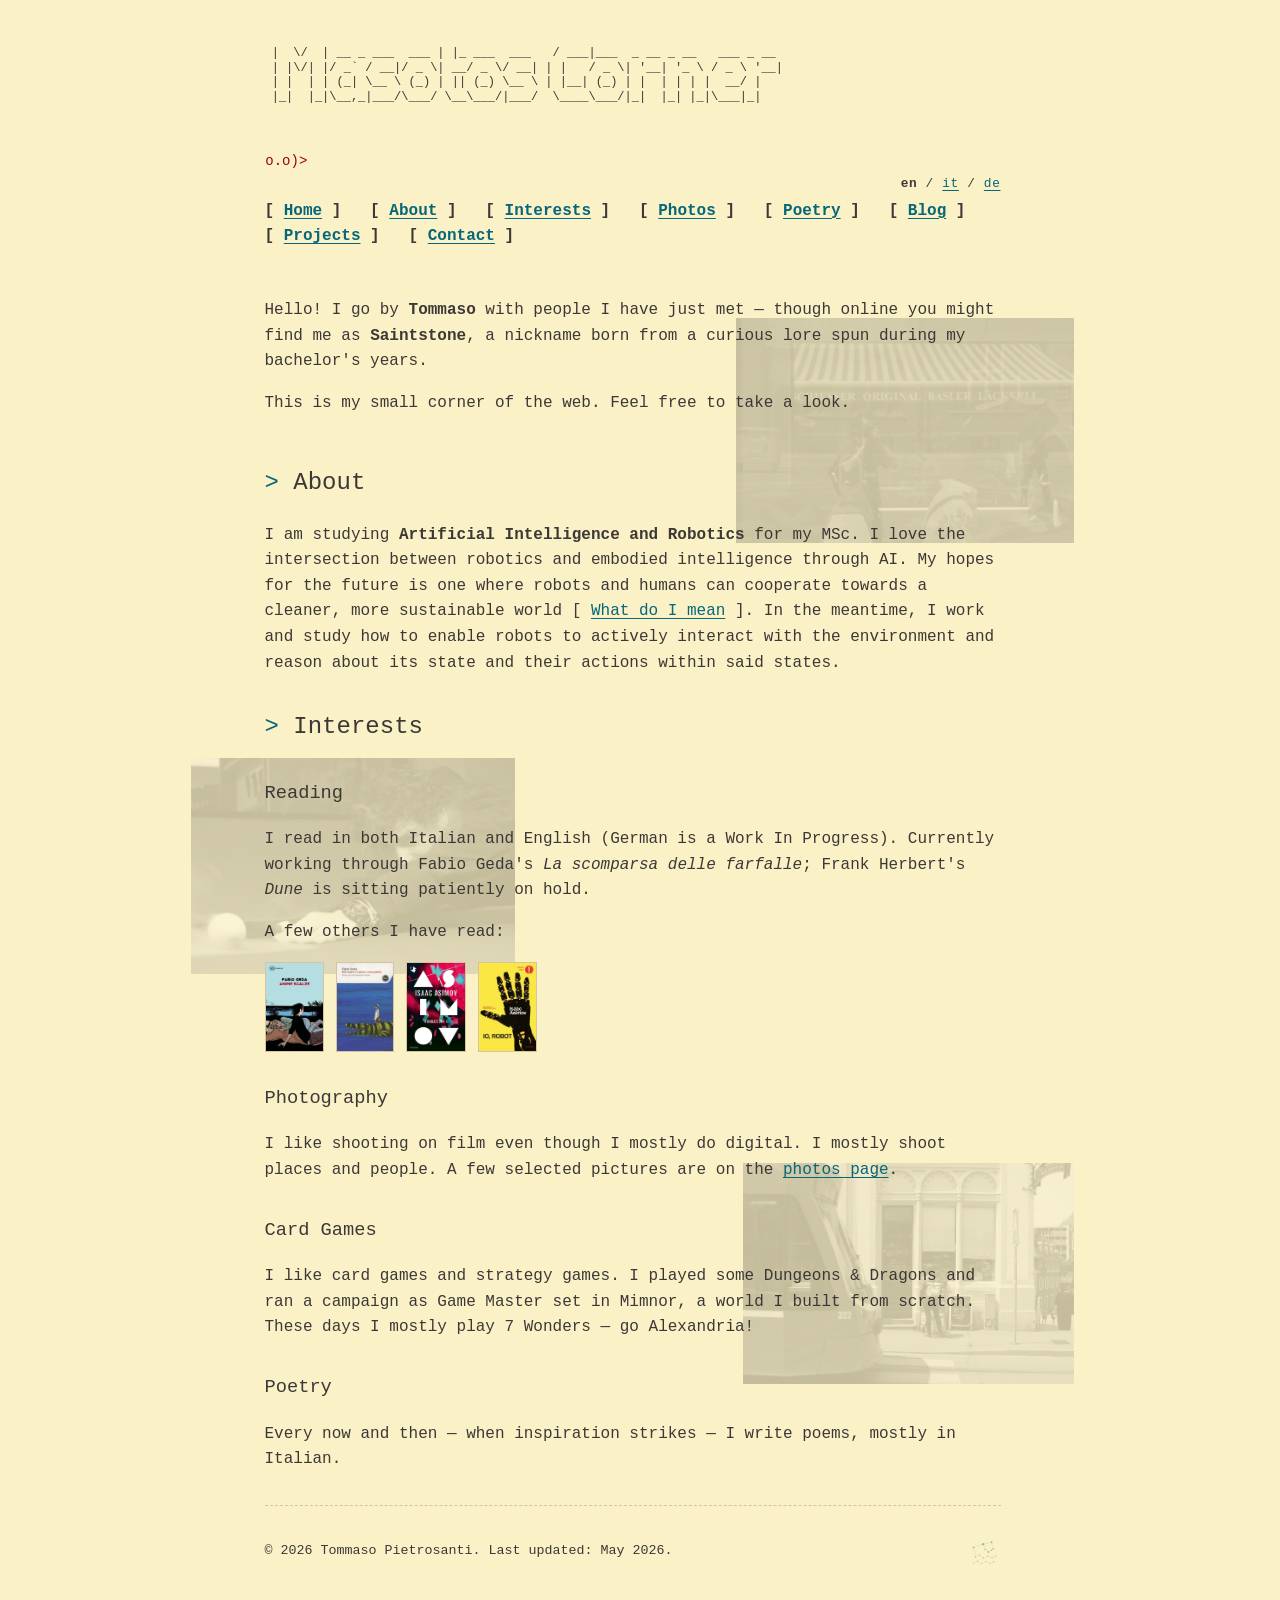
<file: index.html>
<!DOCTYPE html>
<html lang="en">
<head>
    <meta charset="UTF-8">
    <meta name="viewport" content="width=device-width, initial-scale=1.0">
    <meta name="description" content="Personal site of Tommaso Pietrosanti — MSc student in AI &amp; Robotics, photographer, reader, poet.">
    <title>Tommaso Pietrosanti</title>
    <link rel="icon" href="images/aquarius.svg" type="image/svg+xml">
    <link rel="stylesheet" href="style.css">
    <link rel="alternate" type="application/rss+xml" title="Tommaso Pietrosanti" href="feed.xml">
</head>
<body>

    <!-- ASCII art for the name. Generator: https://patorjk.com/software/taag/ -->
    <div class="ascii-art">
 |  \/  | __ _ ___  ___ | |_ ___  ___   / ___|___  _ __ _ __   ___ _ __
 | |\/| |/ _` / __|/ _ \| __/ _ \/ __| | |   / _ \| '__| '_ \ / _ \ '__|
 | |  | | (_| \__ \ (_) | || (_) \__ \ | |__| (_) | |  | | | |  __/ |
 |_|  |_|\__,_|___/\___/ \__\___/|___/  \____\___/|_|  |_| |_|\___|_|
    </div>

    <div class="nav-container">
        <div class="snake">~/\_/\_/\_/(o.o)&gt;</div>

        <div class="lang-switcher">
            <span class="lang-current">en</span> /
            <a href="it/index.html">it</a> /
            <a href="de/index.html">de</a>
        </div>

        <nav>
            [ <a href="index.html">Home</a> ] &nbsp;
            [ <a href="#about">About</a> ] &nbsp;
            [ <a href="#interests">Interests</a> ] &nbsp;
            [ <a href="photos.html">Photos</a> ] &nbsp;
            [ <a href="poetry.html">Poetry</a> ] &nbsp;
            [ <a href="blog.html">Blog</a> ] &nbsp;
            [ <a href="projects.html">Projects</a> ] &nbsp;
            [ <a href="mailto:saintstone.t@gmail.com">Contact</a> ]
        </nav>
    </div>

    <main>
        <!-- Decorative background images — negative right/left bleeds into outer viewport margin -->
        <img src="images/pics/me-again.jpg" class="bg-scatter" style="top:3%;  right:-10%; width:46%;" alt="" aria-hidden="true">
        <img src="images/pics/biopic.jpg"   class="bg-scatter" style="top:40%; left:-10%;  width:44%;" alt="" aria-hidden="true">
        <img src="images/pics/tram.jpg"     class="bg-scatter" style="top:74%; right:-10%; width:45%;" alt="" aria-hidden="true">

        <section id="intro">
            <p>Hello! I go by <strong>Tommaso</strong> with people I have just met — though online you might find me as <strong>Saintstone</strong>, a nickname born from a curious lore spun during my bachelor's years.</p>
            <p>This is my small corner of the web. Feel free to take a look.</p>
        </section>

        <section id="about">
            <h2>About</h2>
            <p>I am studying <strong>Artificial Intelligence and Robotics</strong> for my MSc. I love the intersection between robotics and embodied intelligence through AI. My hopes for the future is one where robots and humans can cooperate towards a cleaner, more sustainable world [ <a href="https://en.wikipedia.org/wiki/Solarpunk">What do I mean</a> ]. In the meantime, I work and study how to enable robots to actively interact with the environment and reason about its state and their actions within said states.</p>
        </section>

        <section id="interests">
            <h2>Interests</h2>

            <h3>Reading</h3>
            <p>I read in both Italian and English (German is a Work In Progress). Currently working through Fabio Geda's <em>La scomparsa delle farfalle</em>; Frank Herbert's <em>Dune</em> is sitting patiently on hold.</p>
            <p>A few others I have read:</p>
            <div class="bookshelf">
                <img src="images/books/geda-animescalze.jpg" alt="Anime scalze — Fabio Geda">
                <img src="images/books/geda-nelmarecisonoicoccodrilli.jpg" alt="Nel mare ci sono i coccodrilli — Fabio Geda">
                <img src="images/books/asimov-fondazione1.jpg" alt="Fondazione vol. 1 — Isaac Asimov">
                <img src="images/books/asimov-iorobot.jpg" alt="Io, Robot — Isaac Asimov">
            </div>

            <h3>Photography</h3>
            <p>I like shooting on film even though I mostly do digital. I mostly shoot places and people. A few selected pictures are on the <a href="photos.html">photos page</a>.</p>

            <h3>Card Games</h3>
            <p>I like card games and strategy games. I played some Dungeons &amp; Dragons and ran a campaign as Game Master set in Mimnor, a world I built from scratch. These days I mostly play 7 Wonders — go Alexandria!</p>

            <h3>Poetry</h3>
            <p>Every now and then — when inspiration strikes — I write poems, mostly in Italian.</p>
        </section>
    </main>

    <hr>
    <footer>
        <img src="images/aquarius.svg" class="constellation-icon" alt="" aria-hidden="true">
        <p><small>&copy; 2026 Tommaso Pietrosanti. Last updated: May 2026.</small></p>
    </footer>

</body>
</html>
</file>
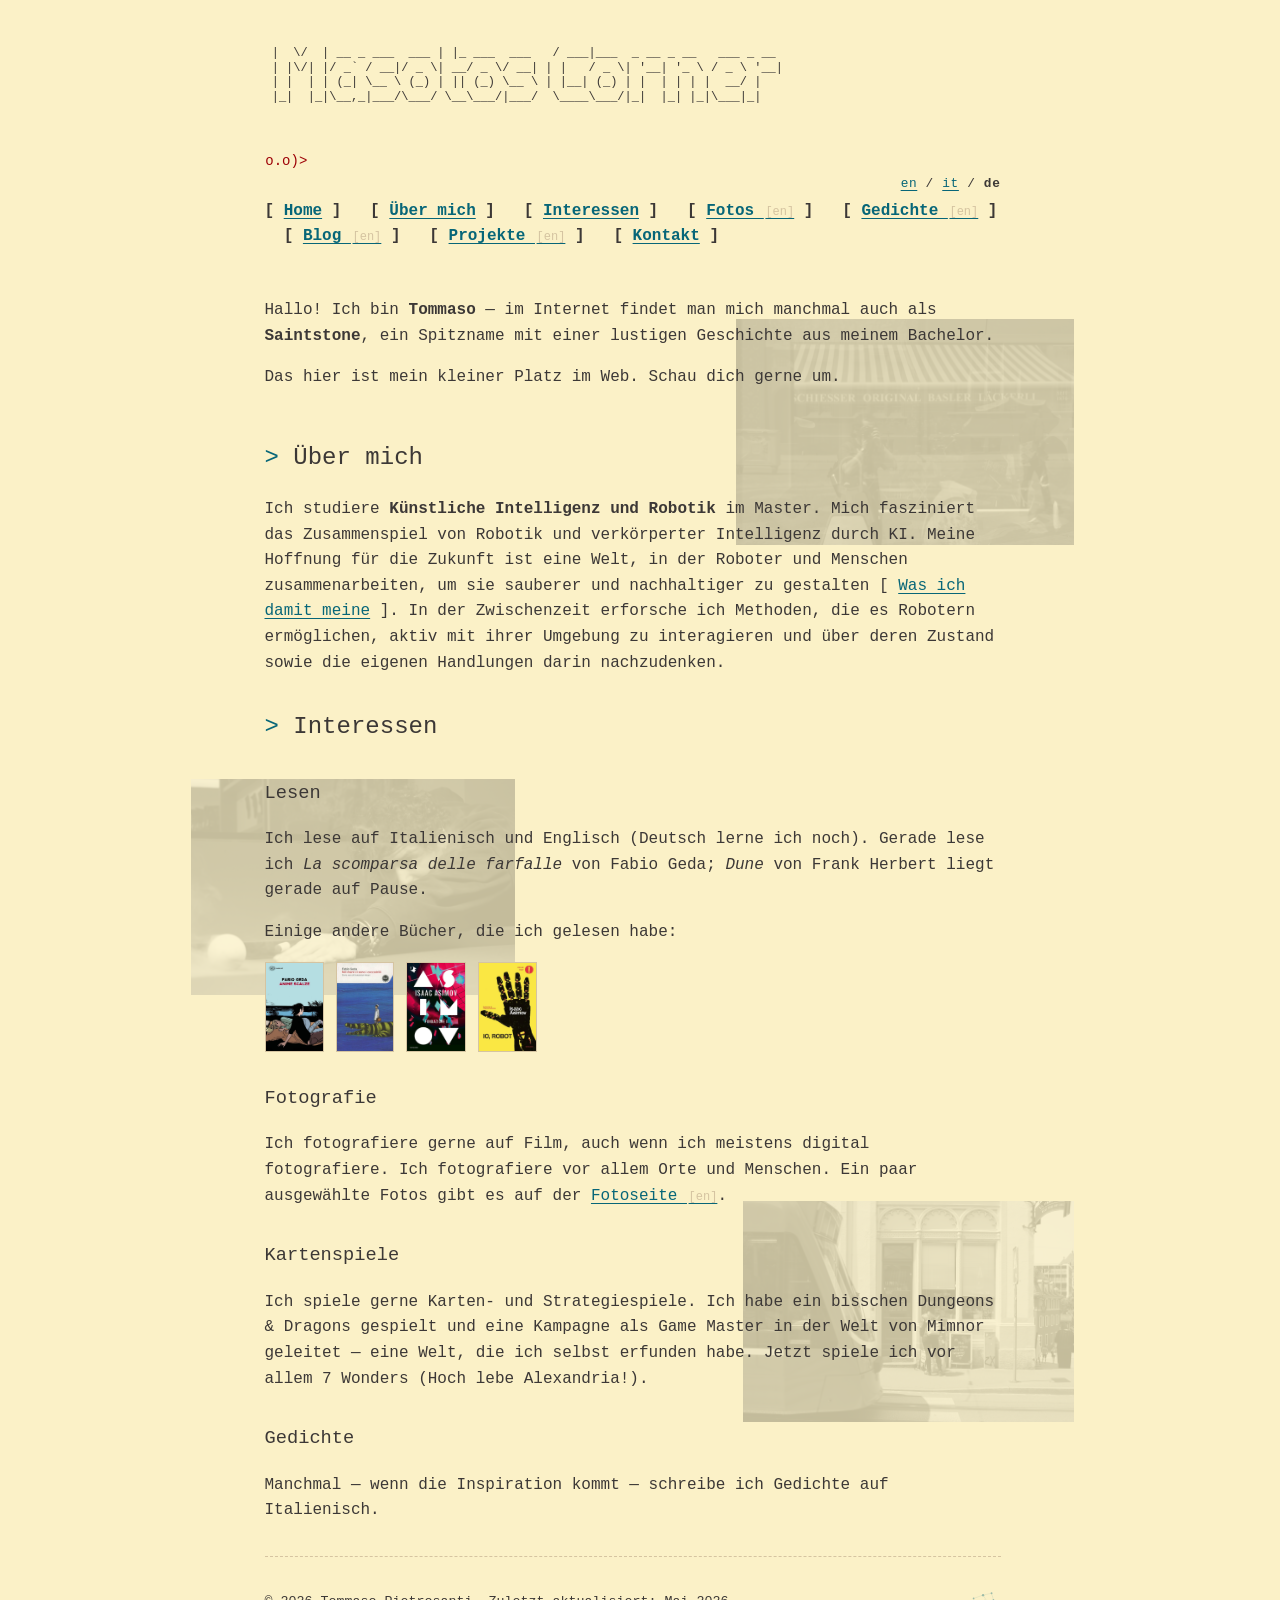
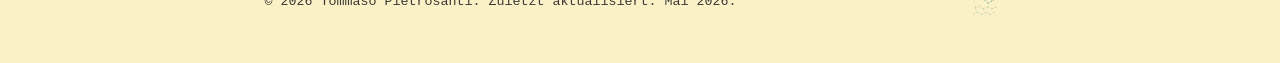
<file: de/index.html>
<!DOCTYPE html>
<html lang="de">
<head>
    <meta charset="UTF-8">
    <meta name="viewport" content="width=device-width, initial-scale=1.0">
    <meta name="description" content="Persönliche Website von Tommaso Pietrosanti — Masterstudent in Künstlicher Intelligenz und Robotik.">
    <title>Tommaso Pietrosanti</title>
    <link rel="icon" href="../images/aquarius.svg" type="image/svg+xml">
    <link rel="stylesheet" href="../style.css">
</head>
<body>

    <div class="ascii-art">
 |  \/  | __ _ ___  ___ | |_ ___  ___   / ___|___  _ __ _ __   ___ _ __
 | |\/| |/ _` / __|/ _ \| __/ _ \/ __| | |   / _ \| '__| '_ \ / _ \ '__|
 | |  | | (_| \__ \ (_) | || (_) \__ \ | |__| (_) | |  | | | |  __/ |
 |_|  |_|\__,_|___/\___/ \__\___/|___/  \____\___/|_|  |_| |_|\___|_|
    </div>

    <div class="nav-container">
        <div class="snake">~/\_/\_/\_/(o.o)&gt;</div>

        <div class="lang-switcher">
            <a href="../index.html">en</a> /
            <a href="../it/index.html">it</a> /
            <span class="lang-current">de</span>
        </div>

        <nav>
            [ <a href="index.html">Home</a> ] &nbsp;
            [ <a href="#about">Über mich</a> ] &nbsp;
            [ <a href="#interests">Interessen</a> ] &nbsp;
            [ <a href="../photos.html">Fotos <span class="lang-tag">[en]</span></a> ] &nbsp;
            [ <a href="../poetry.html">Gedichte <span class="lang-tag">[en]</span></a> ] &nbsp;
            [ <a href="../blog.html">Blog <span class="lang-tag">[en]</span></a> ] &nbsp;
            [ <a href="../projects.html">Projekte <span class="lang-tag">[en]</span></a> ] &nbsp;
            [ <a href="mailto:saintstone.t@gmail.com">Kontakt</a> ]
        </nav>
    </div>

    <main>
        <!-- Decorative background images — negative right/left bleeds into outer viewport margin -->
        <img src="../images/pics/me-again.jpg" class="bg-scatter" style="top:3%;  right:-10%; width:46%;" alt="" aria-hidden="true">
        <img src="../images/pics/biopic.jpg"   class="bg-scatter" style="top:40%; left:-10%;  width:44%;" alt="" aria-hidden="true">
        <img src="../images/pics/tram.jpg"     class="bg-scatter" style="top:74%; right:-10%; width:45%;" alt="" aria-hidden="true">

        <section id="intro">
            <p>Hallo! Ich bin <strong>Tommaso</strong> — im Internet findet man mich manchmal auch als <strong>Saintstone</strong>, ein Spitzname mit einer lustigen Geschichte aus meinem Bachelor.</p>
            <p>Das hier ist mein kleiner Platz im Web. Schau dich gerne um.</p>
        </section>

        <section id="about">
            <h2>Über mich</h2>
            <p>Ich studiere <strong>Künstliche Intelligenz und Robotik</strong> im Master. Mich fasziniert das Zusammenspiel von Robotik und verkörperter Intelligenz durch KI. Meine Hoffnung für die Zukunft ist eine Welt, in der Roboter und Menschen zusammenarbeiten, um sie sauberer und nachhaltiger zu gestalten [ <a href="https://en.wikipedia.org/wiki/Solarpunk">Was ich damit meine</a> ]. In der Zwischenzeit erforsche ich Methoden, die es Robotern ermöglichen, aktiv mit ihrer Umgebung zu interagieren und über deren Zustand sowie die eigenen Handlungen darin nachzudenken.</p>
        </section>

        <section id="interests">
            <h2>Interessen</h2>

            <h3>Lesen</h3>
            <p>Ich lese auf Italienisch und Englisch (Deutsch lerne ich noch). Gerade lese ich <em>La scomparsa delle farfalle</em> von Fabio Geda; <em>Dune</em> von Frank Herbert liegt gerade auf Pause.</p>
            <p>Einige andere Bücher, die ich gelesen habe:</p>
            <div class="bookshelf">
                <img src="../images/books/geda-animescalze.jpg" alt="Anime scalze — Fabio Geda">
                <img src="../images/books/geda-nelmarecisonoicoccodrilli.jpg" alt="Nel mare ci sono i coccodrilli — Fabio Geda">
                <img src="../images/books/asimov-fondazione1.jpg" alt="Fondazione vol. 1 — Isaac Asimov">
                <img src="../images/books/asimov-iorobot.jpg" alt="Io, Robot — Isaac Asimov">
            </div>

            <h3>Fotografie</h3>
            <p>Ich fotografiere gerne auf Film, auch wenn ich meistens digital fotografiere. Ich fotografiere vor allem Orte und Menschen. Ein paar ausgewählte Fotos gibt es auf der <a href="../photos.html">Fotoseite <span class="lang-tag">[en]</span></a>.</p>

            <h3>Kartenspiele</h3>
            <p>Ich spiele gerne Karten- und Strategiespiele. Ich habe ein bisschen Dungeons &amp; Dragons gespielt und eine Kampagne als Game Master in der Welt von Mimnor geleitet — eine Welt, die ich selbst erfunden habe. Jetzt spiele ich vor allem 7 Wonders (Hoch lebe Alexandria!).</p>

            <h3>Gedichte</h3>
            <p>Manchmal — wenn die Inspiration kommt — schreibe ich Gedichte auf Italienisch.</p>
        </section>
    </main>

    <hr>
    <footer>
        <img src="../images/aquarius.svg" class="constellation-icon" alt="" aria-hidden="true">
        <p><small>&copy; 2026 Tommaso Pietrosanti. Zuletzt aktualisiert: Mai 2026.</small></p>
    </footer>

</body>
</html>
</file>
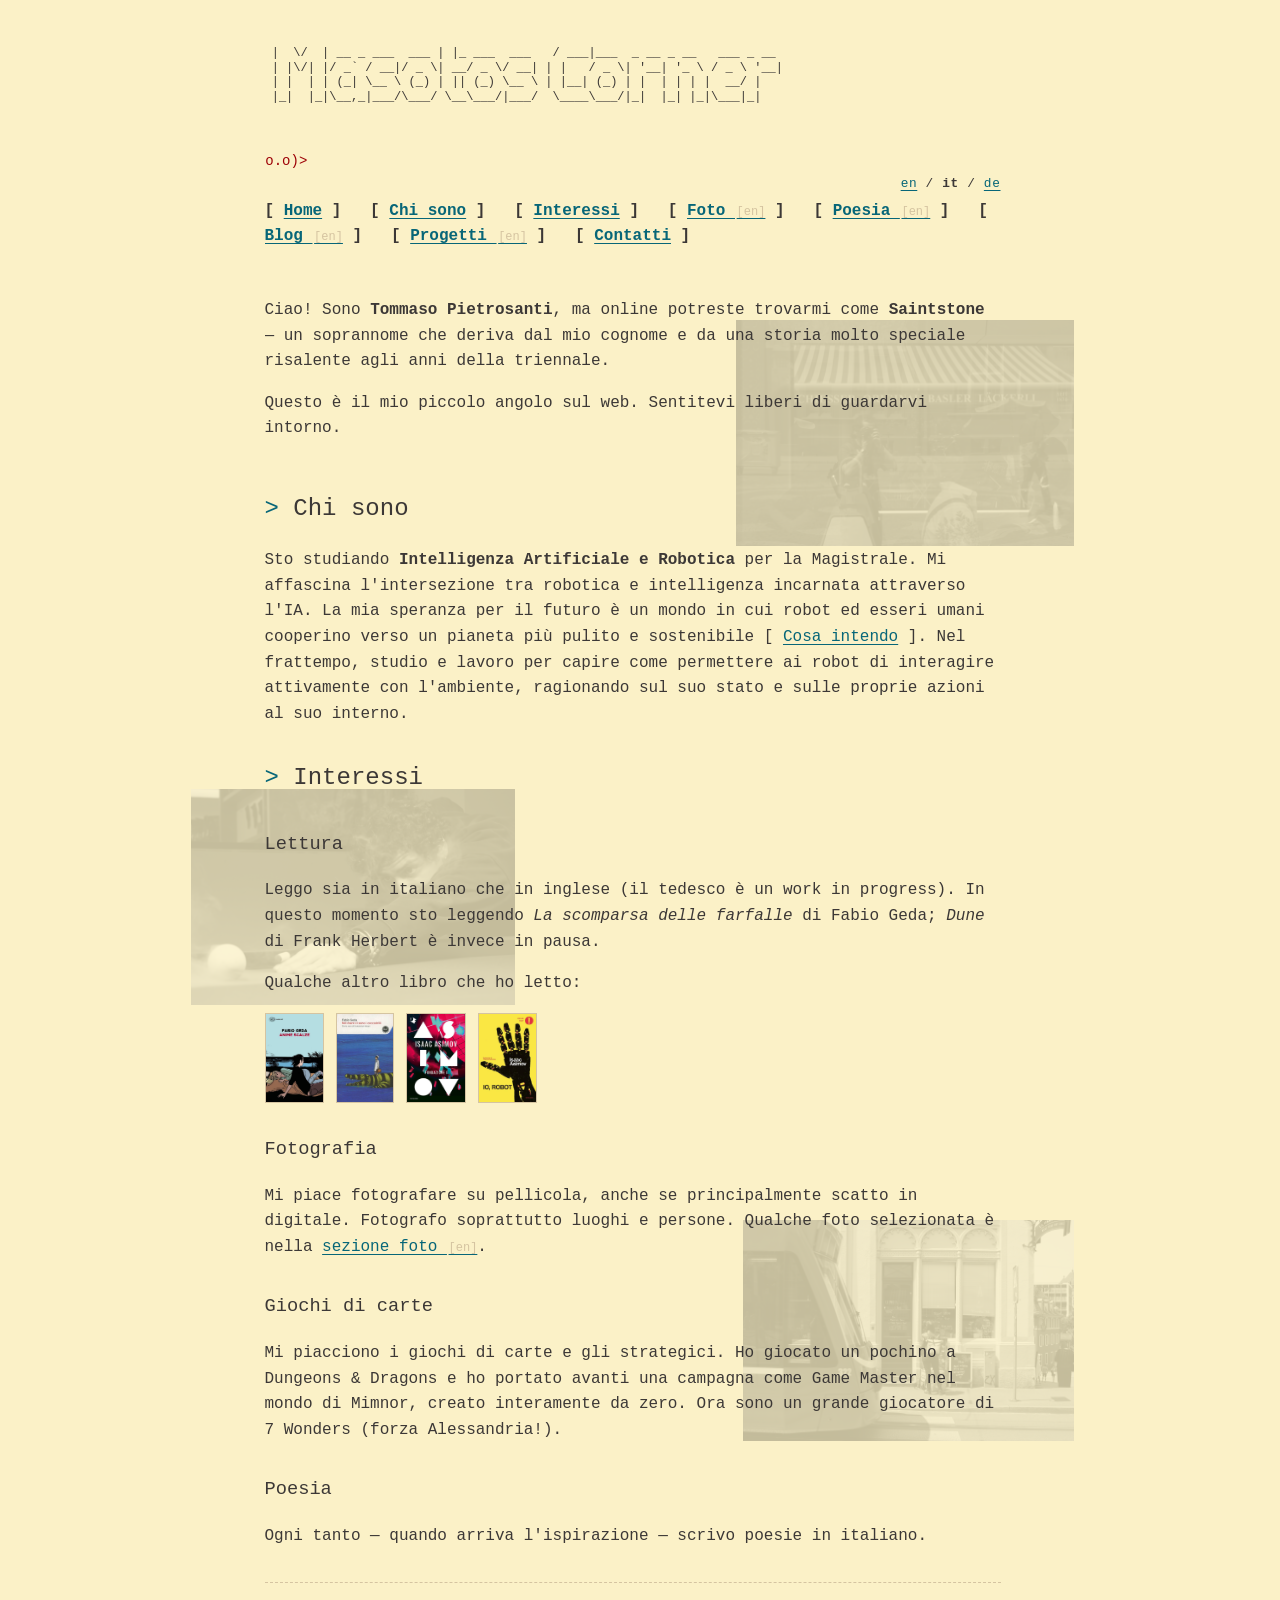
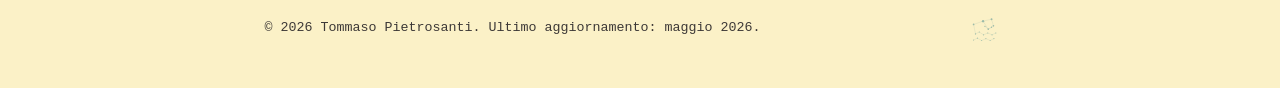
<file: it/index.html>
<!DOCTYPE html>
<html lang="it">
<head>
    <meta charset="UTF-8">
    <meta name="viewport" content="width=device-width, initial-scale=1.0">
    <meta name="description" content="Sito personale di Tommaso Pietrosanti — studente magistrale in Intelligenza Artificiale e Robotica, appassionato di fotografia, lettura e poesia.">
    <title>Tommaso Pietrosanti</title>
    <link rel="icon" href="../images/aquarius.svg" type="image/svg+xml">
    <link rel="stylesheet" href="../style.css">
</head>
<body>

    <div class="ascii-art">
 |  \/  | __ _ ___  ___ | |_ ___  ___   / ___|___  _ __ _ __   ___ _ __
 | |\/| |/ _` / __|/ _ \| __/ _ \/ __| | |   / _ \| '__| '_ \ / _ \ '__|
 | |  | | (_| \__ \ (_) | || (_) \__ \ | |__| (_) | |  | | | |  __/ |
 |_|  |_|\__,_|___/\___/ \__\___/|___/  \____\___/|_|  |_| |_|\___|_|
    </div>

    <div class="nav-container">
        <div class="snake">~/\_/\_/\_/(o.o)&gt;</div>

        <div class="lang-switcher">
            <a href="../index.html">en</a> /
            <span class="lang-current">it</span> /
            <a href="../de/index.html">de</a>
        </div>

        <nav>
            [ <a href="index.html">Home</a> ] &nbsp;
            [ <a href="#about">Chi sono</a> ] &nbsp;
            [ <a href="#interests">Interessi</a> ] &nbsp;
            [ <a href="../photos.html">Foto <span class="lang-tag">[en]</span></a> ] &nbsp;
            [ <a href="../poetry.html">Poesia <span class="lang-tag">[en]</span></a> ] &nbsp;
            [ <a href="../blog.html">Blog <span class="lang-tag">[en]</span></a> ] &nbsp;
            [ <a href="../projects.html">Progetti <span class="lang-tag">[en]</span></a> ] &nbsp;
            [ <a href="mailto:saintstone.t@gmail.com">Contatti</a> ]
        </nav>
    </div>

    <main>
        <!-- Decorative background images — negative right/left bleeds into outer viewport margin -->
        <img src="../images/pics/me-again.jpg" class="bg-scatter" style="top:3%;  right:-10%; width:46%;" alt="" aria-hidden="true">
        <img src="../images/pics/biopic.jpg"   class="bg-scatter" style="top:40%; left:-10%;  width:44%;" alt="" aria-hidden="true">
        <img src="../images/pics/tram.jpg"     class="bg-scatter" style="top:74%; right:-10%; width:45%;" alt="" aria-hidden="true">

        <section id="intro">
            <p>Ciao! Sono <strong>Tommaso Pietrosanti</strong>, ma online potreste trovarmi come <strong>Saintstone</strong> — un soprannome che deriva dal mio cognome e da una storia molto speciale risalente agli anni della triennale.</p>
            <p>Questo è il mio piccolo angolo sul web. Sentitevi liberi di guardarvi intorno.</p>
        </section>

        <section id="about">
            <h2>Chi sono</h2>
            <p>Sto studiando <strong>Intelligenza Artificiale e Robotica</strong> per la Magistrale. Mi affascina l'intersezione tra robotica e intelligenza incarnata attraverso l'IA. La mia speranza per il futuro è un mondo in cui robot ed esseri umani cooperino verso un pianeta più pulito e sostenibile [ <a href="https://en.wikipedia.org/wiki/Solarpunk">Cosa intendo</a> ]. Nel frattempo, studio e lavoro per capire come permettere ai robot di interagire attivamente con l'ambiente, ragionando sul suo stato e sulle proprie azioni al suo interno.</p>
        </section>

        <section id="interests">
            <h2>Interessi</h2>

            <h3>Lettura</h3>
            <p>Leggo sia in italiano che in inglese (il tedesco è un work in progress). In questo momento sto leggendo <em>La scomparsa delle farfalle</em> di Fabio Geda; <em>Dune</em> di Frank Herbert è invece in pausa.</p>
            <p>Qualche altro libro che ho letto:</p>
            <div class="bookshelf">
                <img src="../images/books/geda-animescalze.jpg" alt="Anime scalze — Fabio Geda">
                <img src="../images/books/geda-nelmarecisonoicoccodrilli.jpg" alt="Nel mare ci sono i coccodrilli — Fabio Geda">
                <img src="../images/books/asimov-fondazione1.jpg" alt="Fondazione vol. 1 — Isaac Asimov">
                <img src="../images/books/asimov-iorobot.jpg" alt="Io, Robot — Isaac Asimov">
            </div>

            <h3>Fotografia</h3>
            <p>Mi piace fotografare su pellicola, anche se principalmente scatto in digitale. Fotografo soprattutto luoghi e persone. Qualche foto selezionata è nella <a href="../photos.html">sezione foto <span class="lang-tag">[en]</span></a>.</p>

            <h3>Giochi di carte</h3>
            <p>Mi piacciono i giochi di carte e gli strategici. Ho giocato un pochino a Dungeons &amp; Dragons e ho portato avanti una campagna come Game Master nel mondo di Mimnor, creato interamente da zero. Ora sono un grande giocatore di 7 Wonders (forza Alessandria!).</p>

            <h3>Poesia</h3>
            <p>Ogni tanto — quando arriva l'ispirazione — scrivo poesie in italiano.</p>
        </section>
    </main>

    <hr>
    <footer>
        <img src="../images/aquarius.svg" class="constellation-icon" alt="" aria-hidden="true">
        <p><small>&copy; 2026 Tommaso Pietrosanti. Ultimo aggiornamento: maggio 2026.</small></p>
    </footer>

</body>
</html>
</file>
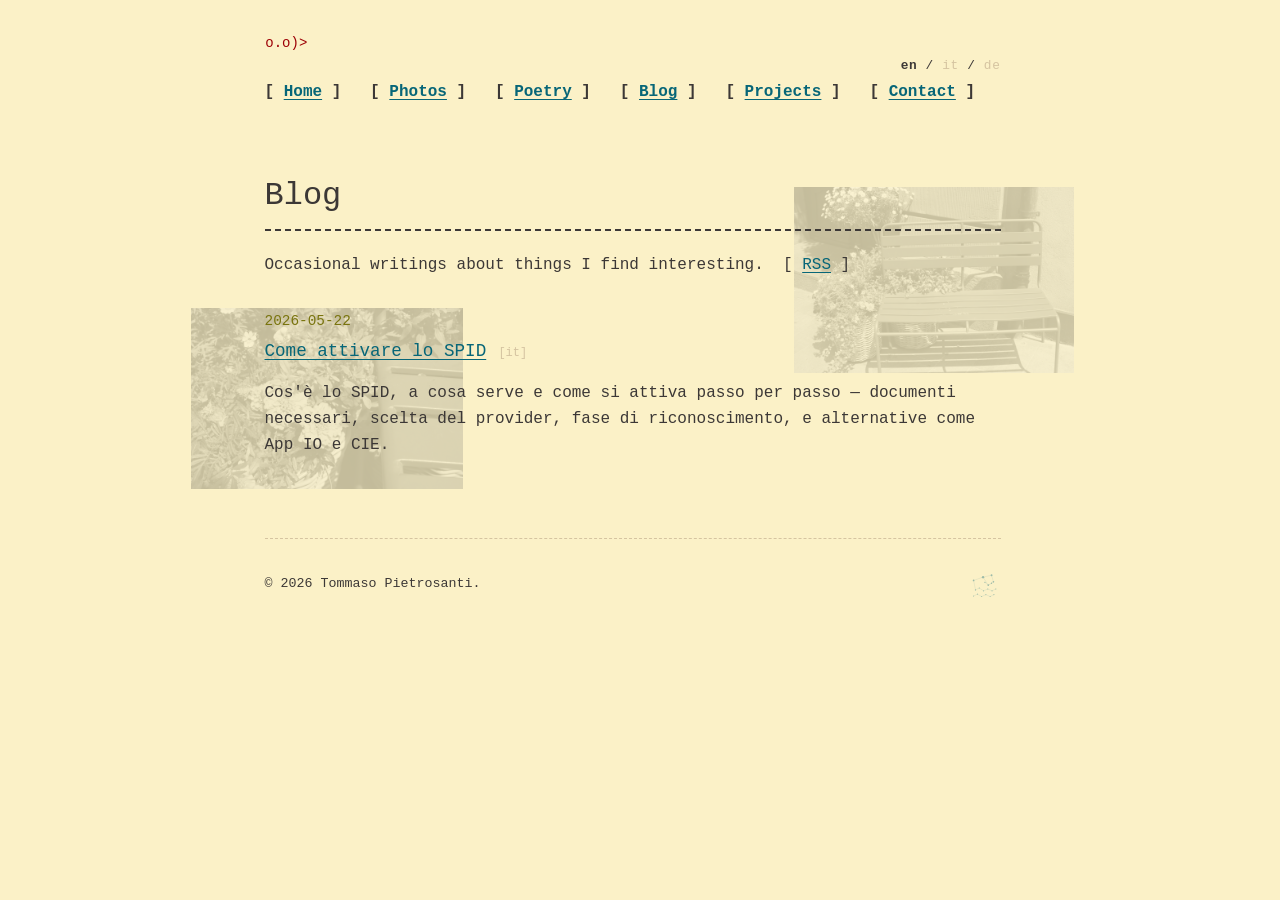
<file: blog.html>
<!DOCTYPE html>
<html lang="en">
<head>
    <meta charset="UTF-8">
    <meta name="viewport" content="width=device-width, initial-scale=1.0">
    <meta name="description" content="Blog by Tommaso Pietrosanti — occasional writings on things I find interesting.">
    <title>Blog — Tommaso Pietrosanti</title>
    <link rel="icon" href="images/aquarius.svg" type="image/svg+xml">
    <link rel="stylesheet" href="style.css">
    <link rel="alternate" type="application/rss+xml" title="Tommaso Pietrosanti" href="feed.xml">
</head>
<body>

    <div class="nav-container">
        <div class="snake">~/\_/\_/\_/(o.o)&gt;</div>

        <!-- No Italian or German version of this page yet -->
        <div class="lang-switcher">
            <span class="lang-current">en</span> /
            <span class="lang-missing">it</span> /
            <span class="lang-missing">de</span>
        </div>

        <nav>
            [ <a href="index.html">Home</a> ] &nbsp;
            [ <a href="photos.html">Photos</a> ] &nbsp;
            [ <a href="poetry.html">Poetry</a> ] &nbsp;
            [ <a href="blog.html">Blog</a> ] &nbsp;
            [ <a href="projects.html">Projects</a> ] &nbsp;
            [ <a href="mailto:saintstone.t@gmail.com">Contact</a> ]
        </nav>
    </div>

    <main>
        <!-- Decorative background images — anchored top/bottom to guarantee no overlap -->
        <img src="images/pics/a-bench.jpg"  class="bg-scatter" style="top:5%;    right:-10%; width:38%;" alt="" aria-hidden="true">
        <img src="images/pics/flowers.jpg"  class="bg-scatter" style="bottom:5%; left:-10%;  width:37%;" alt="" aria-hidden="true">
        <h1>Blog</h1>
        <p>Occasional writings about things I find interesting. &nbsp;[ <a href="feed.xml" id="rss-link">RSS</a> ]</p>
        <div class="rss-popup" id="rss-popup">copied!</div>
        <script>
            document.getElementById('rss-link').addEventListener('click', function(e) {
                e.preventDefault();
                navigator.clipboard.writeText('https://saintstone24.github.io/feed.xml');
                var p = document.getElementById('rss-popup');
                p.classList.add('visible');
                setTimeout(function() { p.classList.remove('visible'); }, 1500);
            });
        </script>

        <article class="post-entry">
            <p class="post-date">2026-05-22</p>
            <h3><a href="posts/guida-spid.html">Come attivare lo SPID</a> <span class="lang-tag">[it]</span></h3>
            <p>Cos'è lo SPID, a cosa serve e come si attiva passo per passo — documenti necessari, scelta del provider, fase di riconoscimento, e alternative come App IO e CIE.</p>
        </article>

    </main>

    <hr>
    <footer>
        <img src="images/aquarius.svg" class="constellation-icon" alt="" aria-hidden="true">
        <p><small>&copy; 2026 Tommaso Pietrosanti.</small></p>
    </footer>

</body>
</html>
</file>
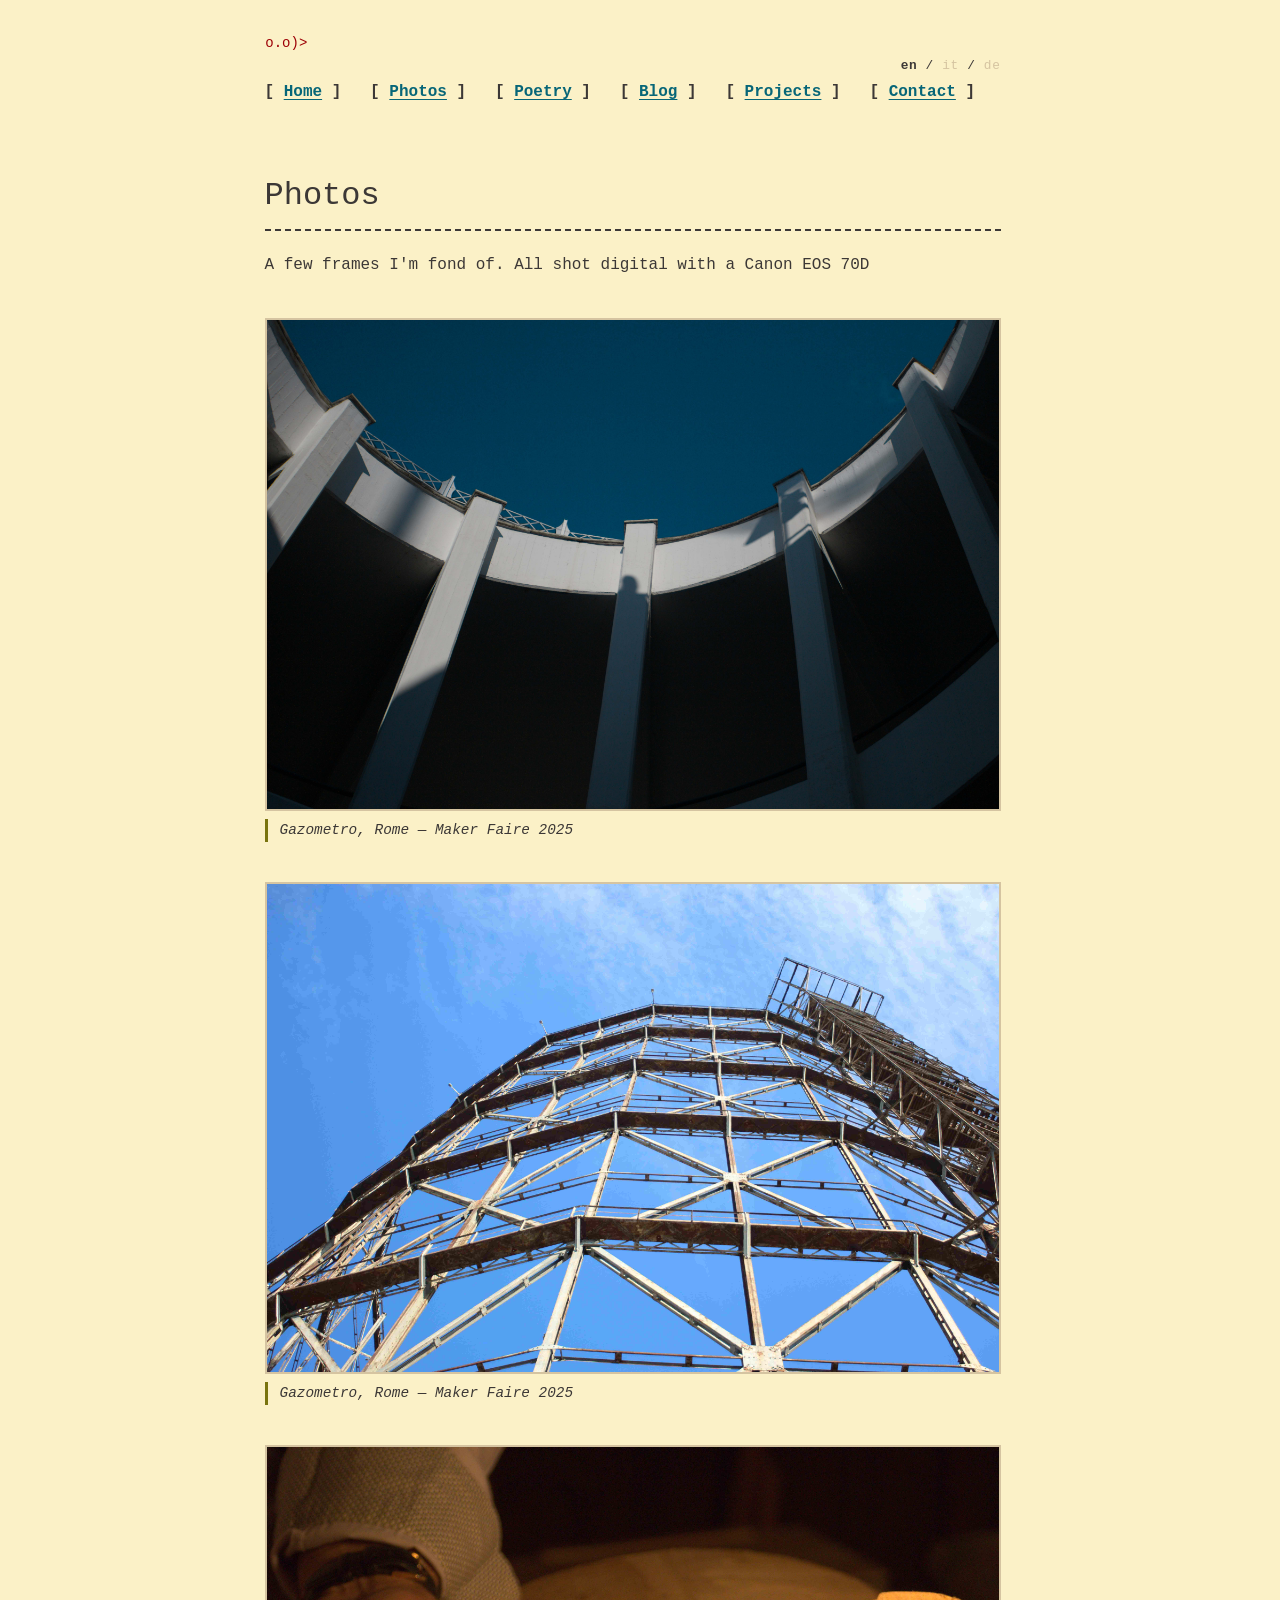
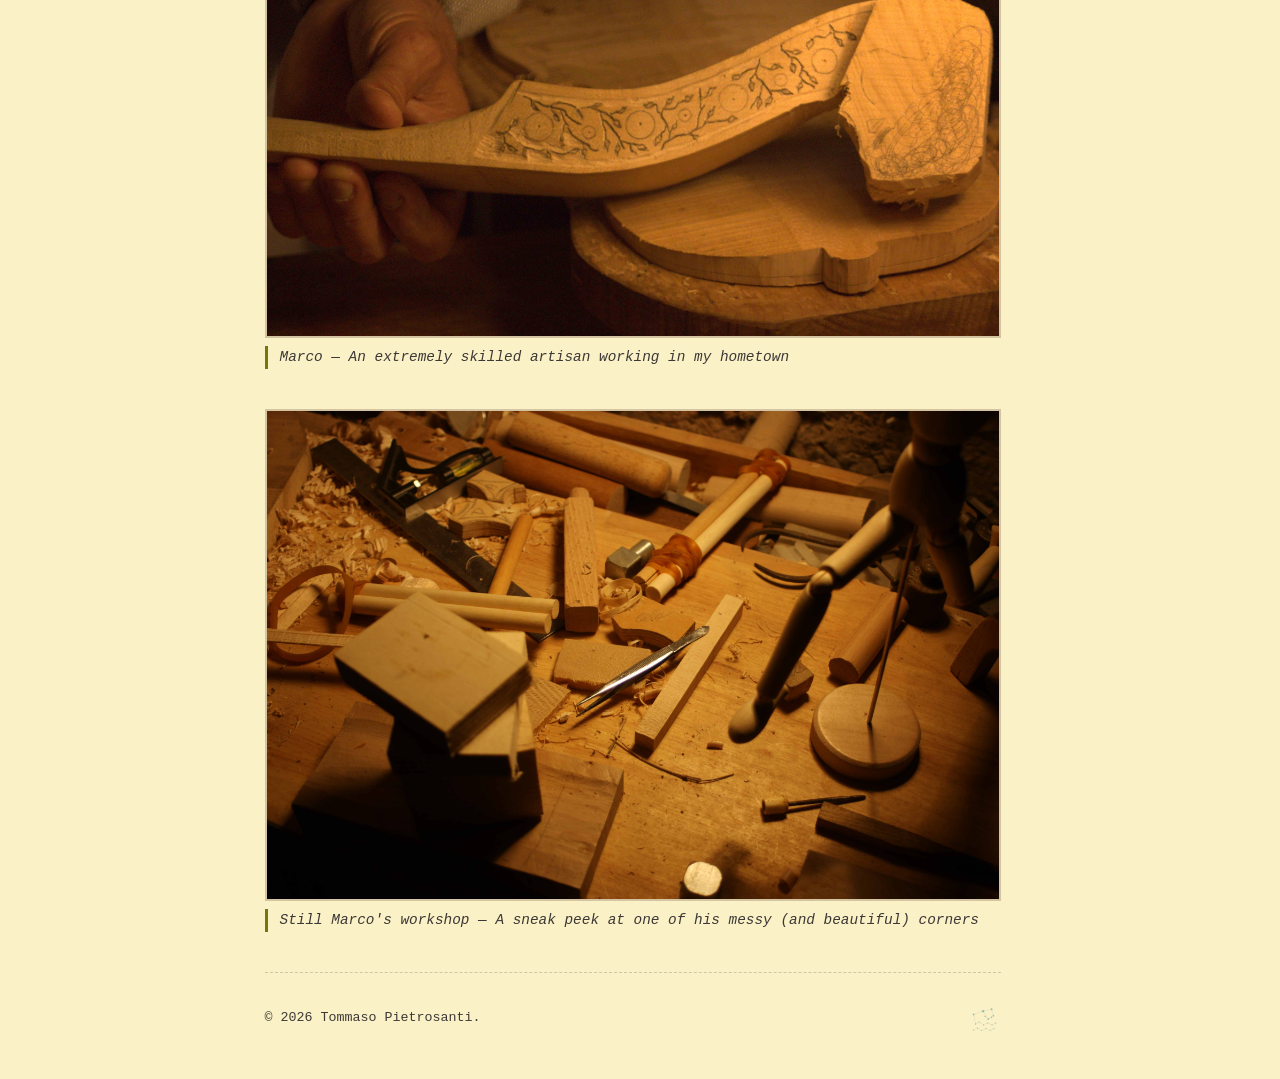
<file: photos.html>
<!DOCTYPE html>
<html lang="en">
<head>
    <meta charset="UTF-8">
    <meta name="viewport" content="width=device-width, initial-scale=1.0">
    <meta name="description" content="A selection of photographs by Tommaso Pietrosanti.">
    <title>Photos — Tommaso Pietrosanti</title>
    <link rel="icon" href="images/aquarius.svg" type="image/svg+xml">
    <link rel="stylesheet" href="style.css">
</head>
<body>

    <div class="nav-container">
        <div class="snake">~/\_/\_/\_/(o.o)&gt;</div>

        <!-- No Italian or German version of this page yet -->
        <div class="lang-switcher">
            <span class="lang-current">en</span> /
            <span class="lang-missing">it</span> /
            <span class="lang-missing">de</span>
        </div>

        <nav>
            [ <a href="index.html">Home</a> ] &nbsp;
            [ <a href="photos.html">Photos</a> ] &nbsp;
            [ <a href="poetry.html">Poetry</a> ] &nbsp;
            [ <a href="blog.html">Blog</a> ] &nbsp;
            [ <a href="projects.html">Projects</a> ] &nbsp;
            [ <a href="mailto:saintstone.t@gmail.com">Contact</a> ]
        </nav>
    </div>

    <main>
        <h1>Photos</h1>
        <p>A few frames I'm fond of. All shot digital with a Canon EOS 70D</p>

        <figure class="photo">
            <img src="images/photography/gazometro-rome.jpg" alt="Gazometro, Rome">
            <figcaption>Gazometro, Rome — Maker Faire 2025</figcaption>
        </figure>

        <figure class="photo">
            <img src="images/photography/gazometro-rome-2.jpg" alt="Gazometro, Rome, second frame">
            <figcaption>Gazometro, Rome — Maker Faire 2025</figcaption>
        </figure>

        <figure class="photo">
            <img src="images/photography/marco.jpg" alt="Marco">
            <figcaption>Marco — An extremely skilled artisan working in my hometown</figcaption>
        </figure>

        <figure class="photo">
            <img src="images/photography/marco-2.jpg" alt="Marco, second frame">
            <figcaption>Still Marco's workshop — A sneak peek at one of his messy (and beautiful) corners</figcaption>
        </figure>

    </main>

    <hr>
    <footer>
        <img src="images/aquarius.svg" class="constellation-icon" alt="" aria-hidden="true">
        <p><small>&copy; 2026 Tommaso Pietrosanti.</small></p>
    </footer>

</body>
</html>
</file>
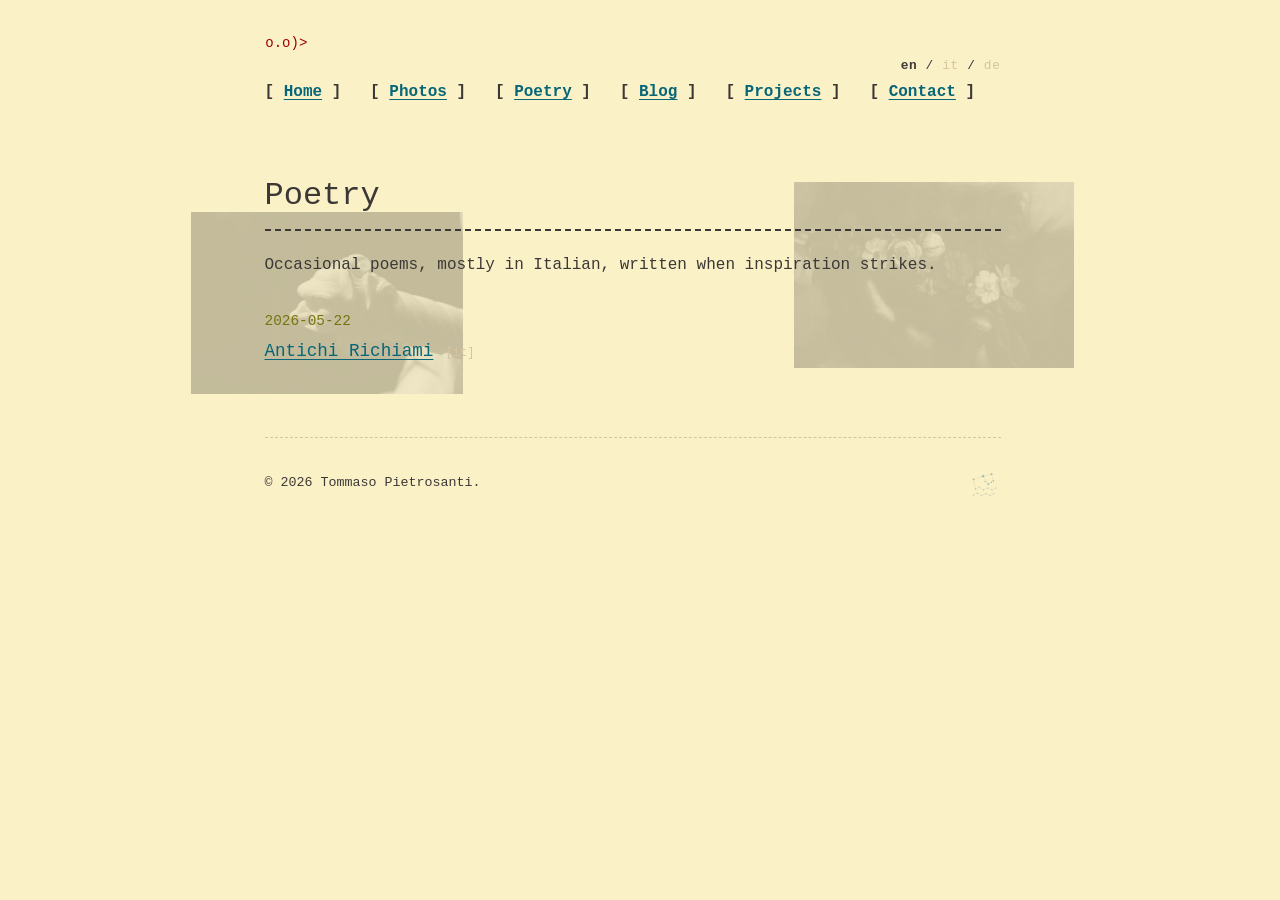
<file: poetry.html>
<!DOCTYPE html>
<html lang="en">
<head>
    <meta charset="UTF-8">
    <meta name="viewport" content="width=device-width, initial-scale=1.0">
    <meta name="description" content="Poems by Tommaso Pietrosanti, mostly written in Italian.">
    <title>Poetry — Tommaso Pietrosanti</title>
    <link rel="icon" href="images/aquarius.svg" type="image/svg+xml">
    <link rel="stylesheet" href="style.css">
</head>
<body>

    <div class="nav-container">
        <div class="snake">~/\_/\_/\_/(o.o)&gt;</div>

        <!-- No Italian or German version of this page — poems are tagged individually -->
        <div class="lang-switcher">
            <span class="lang-current">en</span> /
            <span class="lang-missing">it</span> /
            <span class="lang-missing">de</span>
        </div>

        <nav>
            [ <a href="index.html">Home</a> ] &nbsp;
            [ <a href="photos.html">Photos</a> ] &nbsp;
            [ <a href="poetry.html">Poetry</a> ] &nbsp;
            [ <a href="blog.html">Blog</a> ] &nbsp;
            [ <a href="projects.html">Projects</a> ] &nbsp;
            [ <a href="mailto:saintstone.t@gmail.com">Contact</a> ]
        </nav>
    </div>

    <main>
        <!-- Decorative background images — anchored top/bottom to guarantee no overlap -->
        <img src="images/pics/painting-snippet.jpg" class="bg-scatter" style="top:5%;    right:-10%; width:38%;" alt="" aria-hidden="true">
        <img src="images/pics/statue-snippet.jpg"   class="bg-scatter" style="bottom:5%; left:-10%;  width:37%;" alt="" aria-hidden="true">
        <h1>Poetry</h1>
        <p>Occasional poems, mostly in Italian, written when inspiration strikes.</p>

        <article class="post-entry">
            <p class="post-date">2026-05-22</p>
            <h3><a href="poems/antichi-richiami.html">Antichi Richiami</a> <span class="lang-tag">[it]</span></h3>
        </article>

    </main>

    <hr>
    <footer>
        <img src="images/aquarius.svg" class="constellation-icon" alt="" aria-hidden="true">
        <p><small>&copy; 2026 Tommaso Pietrosanti.</small></p>
    </footer>

</body>
</html>
</file>
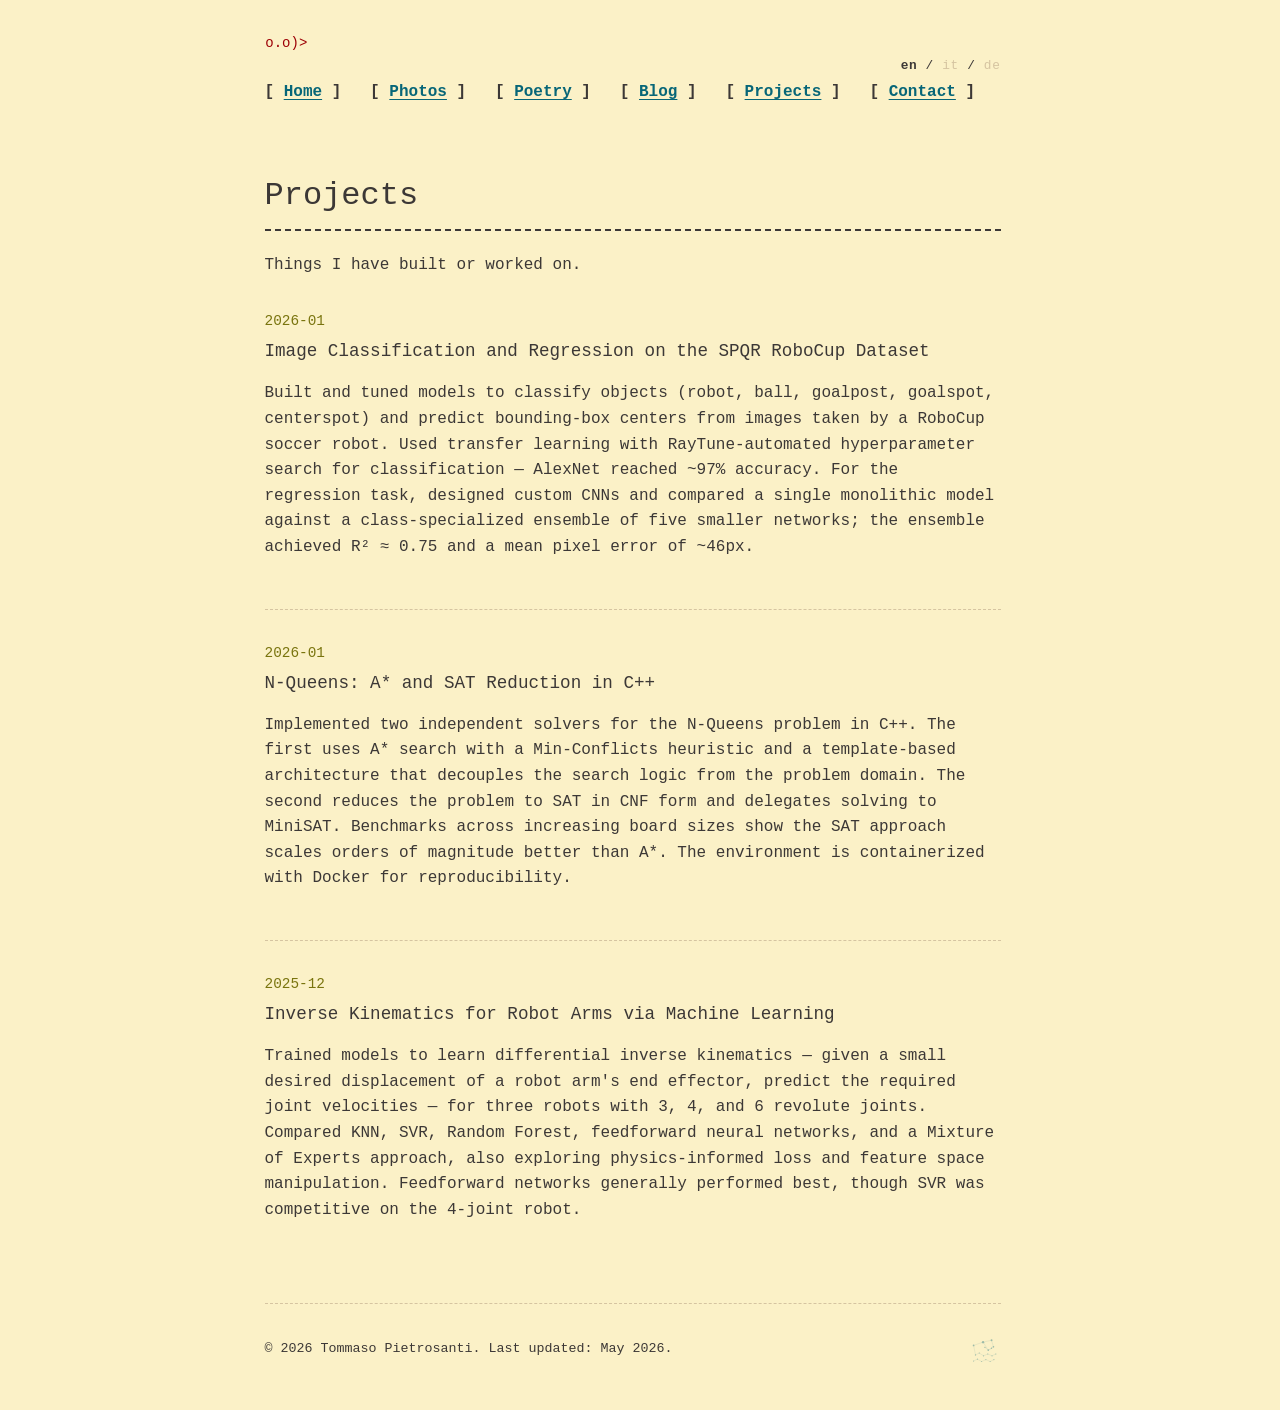
<file: projects.html>
<!DOCTYPE html>
<html lang="en">
<head>
    <meta charset="UTF-8">
    <meta name="viewport" content="width=device-width, initial-scale=1.0">
    <meta name="description" content="Projects by Tommaso Pietrosanti.">
    <title>Projects — Tommaso Pietrosanti</title>
    <link rel="icon" href="images/aquarius.svg" type="image/svg+xml">
    <link rel="stylesheet" href="style.css">
</head>
<body>

    <div class="nav-container">
        <div class="snake">~/\_/\_/\_/(o.o)&gt;</div>

        <!-- No Italian or German version of this page yet -->
        <div class="lang-switcher">
            <span class="lang-current">en</span> /
            <span class="lang-missing">it</span> /
            <span class="lang-missing">de</span>
        </div>

        <nav>
            [ <a href="index.html">Home</a> ] &nbsp;
            [ <a href="photos.html">Photos</a> ] &nbsp;
            [ <a href="poetry.html">Poetry</a> ] &nbsp;
            [ <a href="blog.html">Blog</a> ] &nbsp;
            [ <a href="projects.html">Projects</a> ] &nbsp;
            [ <a href="mailto:saintstone.t@gmail.com">Contact</a> ]
        </nav>
    </div>

    <main>
        <h1>Projects</h1>
        <p>Things I have built or worked on.</p>

        <article class="post-entry">
            <p class="post-date">2026-01</p>
            <h3>Image Classification and Regression on the SPQR RoboCup Dataset</h3>
            <p>Built and tuned models to classify objects (robot, ball, goalpost, goalspot, centerspot) and predict bounding-box centers from images taken by a RoboCup soccer robot. Used transfer learning with RayTune-automated hyperparameter search for classification — AlexNet reached ~97% accuracy. For the regression task, designed custom CNNs and compared a single monolithic model against a class-specialized ensemble of five smaller networks; the ensemble achieved R² ≈ 0.75 and a mean pixel error of ~46px.</p>
        </article>

        <article class="post-entry">
            <p class="post-date">2026-01</p>
            <h3>N-Queens: A* and SAT Reduction in C++</h3>
            <p>Implemented two independent solvers for the N-Queens problem in C++. The first uses A* search with a Min-Conflicts heuristic and a template-based architecture that decouples the search logic from the problem domain. The second reduces the problem to SAT in CNF form and delegates solving to MiniSAT. Benchmarks across increasing board sizes show the SAT approach scales orders of magnitude better than A*. The environment is containerized with Docker for reproducibility.</p>
        </article>

        <article class="post-entry">
            <p class="post-date">2025-12</p>
            <h3>Inverse Kinematics for Robot Arms via Machine Learning</h3>
            <p>Trained models to learn differential inverse kinematics — given a small desired displacement of a robot arm's end effector, predict the required joint velocities — for three robots with 3, 4, and 6 revolute joints. Compared KNN, SVR, Random Forest, feedforward neural networks, and a Mixture of Experts approach, also exploring physics-informed loss and feature space manipulation. Feedforward networks generally performed best, though SVR was competitive on the 4-joint robot.</p>
        </article>

    </main>

    <hr>
    <footer>
        <img src="images/aquarius.svg" class="constellation-icon" alt="" aria-hidden="true">
        <p><small>&copy; 2026 Tommaso Pietrosanti. Last updated: May 2026.</small></p>
    </footer>

</body>
</html>
</file>
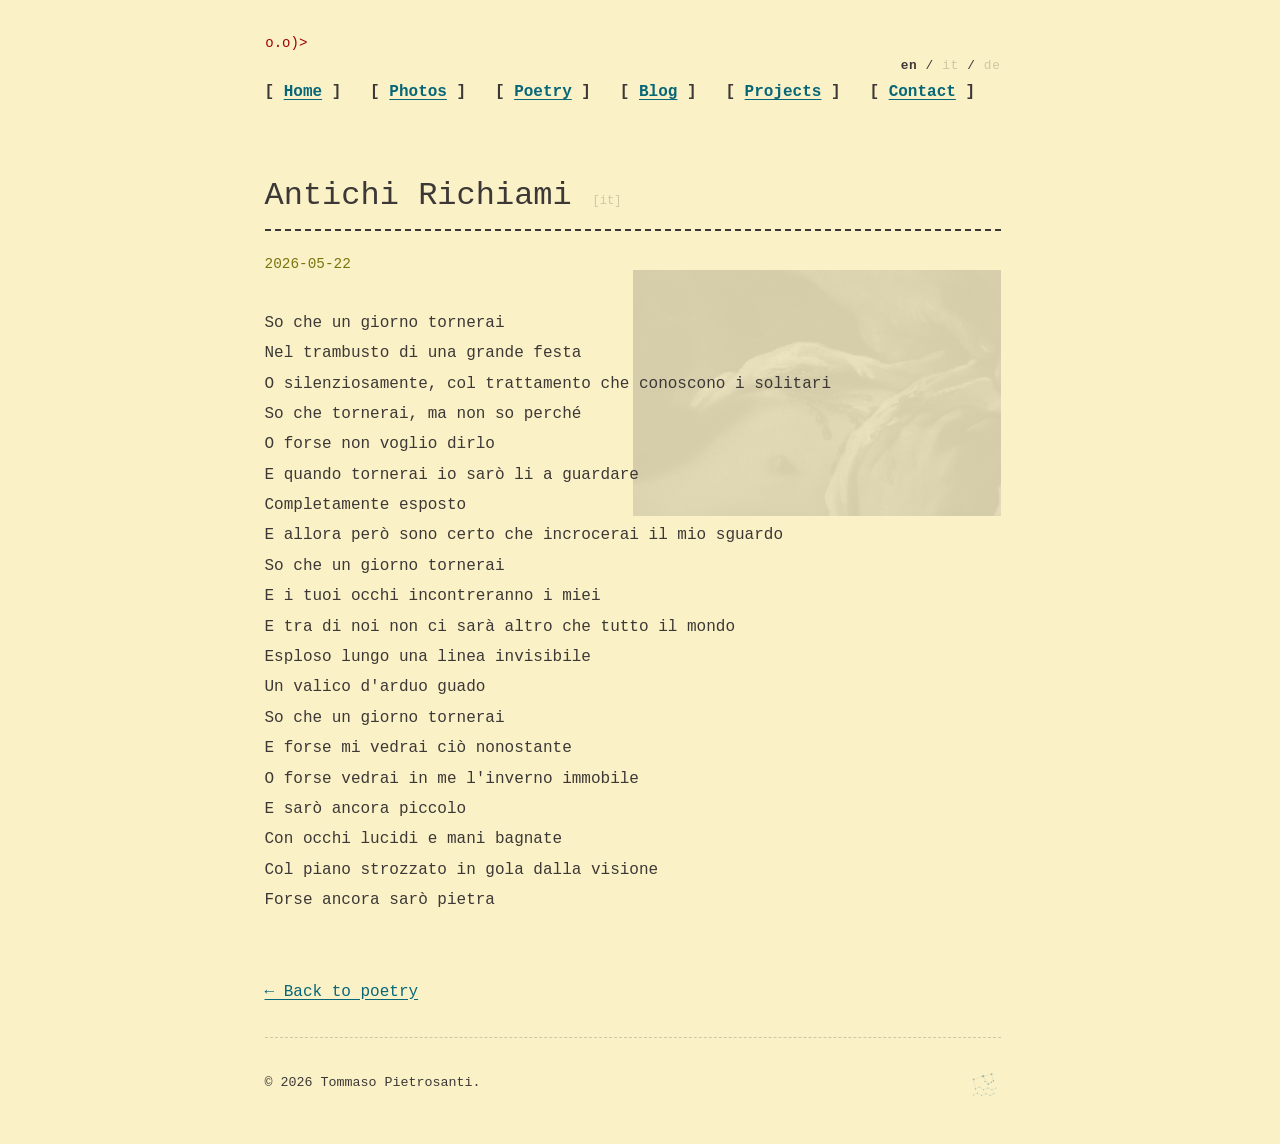
<file: poems/antichi-richiami.html>
<!DOCTYPE html>
<html lang="en">
<head>
    <meta charset="UTF-8">
    <meta name="viewport" content="width=device-width, initial-scale=1.0">
    <meta name="description" content="Antichi Richiami — una poesia di Tommaso Pietrosanti.">
    <title>Antichi Richiami — Tommaso Pietrosanti</title>
    <link rel="icon" href="../images/aquarius.svg" type="image/svg+xml">
    <link rel="stylesheet" href="../style.css">
</head>
<body>

    <div class="nav-container">
        <div class="snake">~/\_/\_/\_/(o.o)&gt;</div>

        <div class="lang-switcher">
            <span class="lang-current">en</span> /
            <span class="lang-missing">it</span> /
            <span class="lang-missing">de</span>
        </div>

        <nav>
            [ <a href="../index.html">Home</a> ] &nbsp;
            [ <a href="../photos.html">Photos</a> ] &nbsp;
            [ <a href="../poetry.html">Poetry</a> ] &nbsp;
            [ <a href="../blog.html">Blog</a> ] &nbsp;
            [ <a href="../projects.html">Projects</a> ] &nbsp;
            [ <a href="mailto:saintstone.t@gmail.com">Contact</a> ]
        </nav>
    </div>

    <main>
        <img src="../images/pics/painting-snippet-2.jpg" class="page-bg page-bg--right" alt="" aria-hidden="true">
        <div class="post-header">
            <h1>Antichi Richiami <span class="lang-tag">[it]</span></h1>
            <p class="post-date">2026-05-22</p>
        </div>

        <div class="poem" lang="it">So che un giorno tornerai
Nel trambusto di una grande festa
O silenziosamente, col trattamento che conoscono i solitari
So che tornerai, ma non so perché
O forse non voglio dirlo
E quando tornerai io sarò li a guardare
Completamente esposto
E allora però sono certo che incrocerai il mio sguardo
So che un giorno tornerai
E i tuoi occhi incontreranno i miei
E tra di noi non ci sarà altro che tutto il mondo
Esploso lungo una linea invisibile
Un valico d'arduo guado
So che un giorno tornerai
E forse mi vedrai ciò nonostante
O forse vedrai in me l'inverno immobile
E sarò ancora piccolo
Con occhi lucidi e mani bagnate
Col piano strozzato in gola dalla visione
Forse ancora sarò pietra</div>

        <a class="back-link" href="../poetry.html">&larr; Back to poetry</a>
    </main>

    <hr>
    <footer>
        <img src="../images/aquarius.svg" class="constellation-icon" alt="" aria-hidden="true">
        <p><small>&copy; 2026 Tommaso Pietrosanti.</small></p>
    </footer>

</body>
</html>
</file>
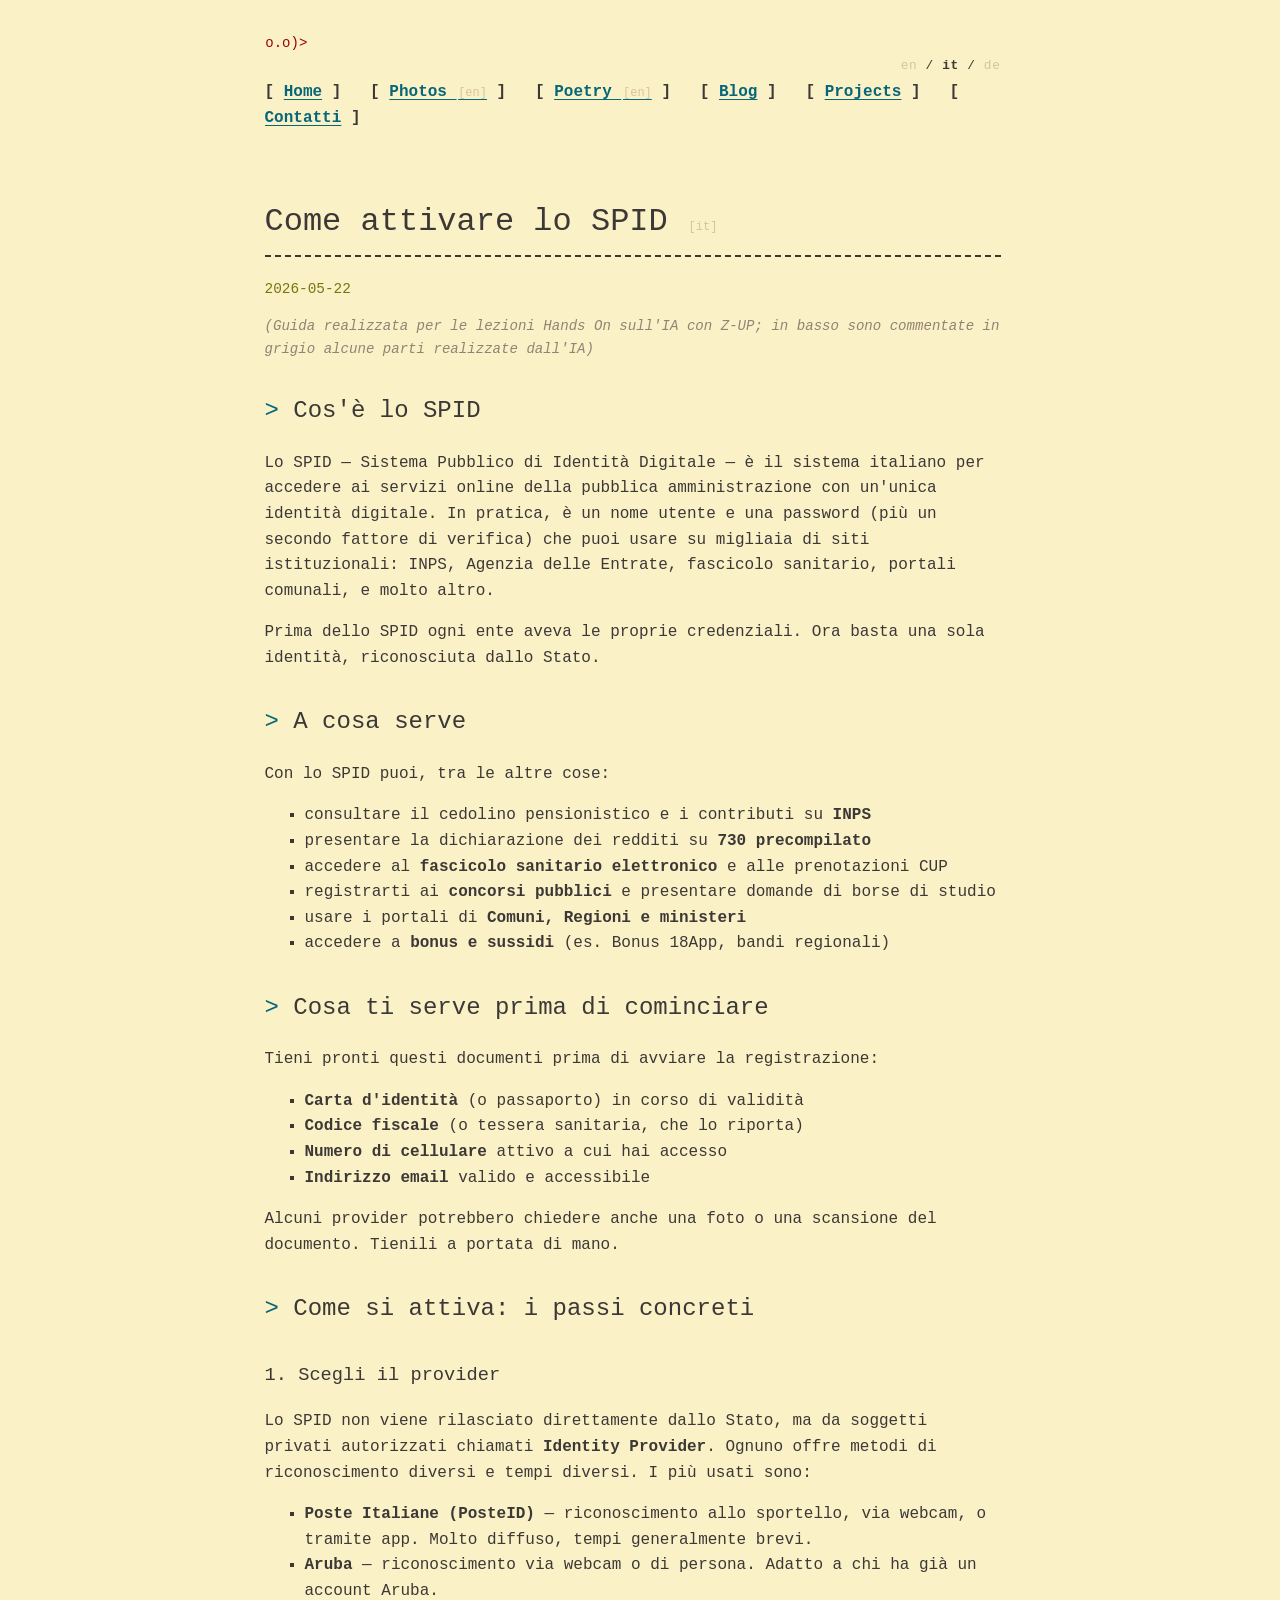
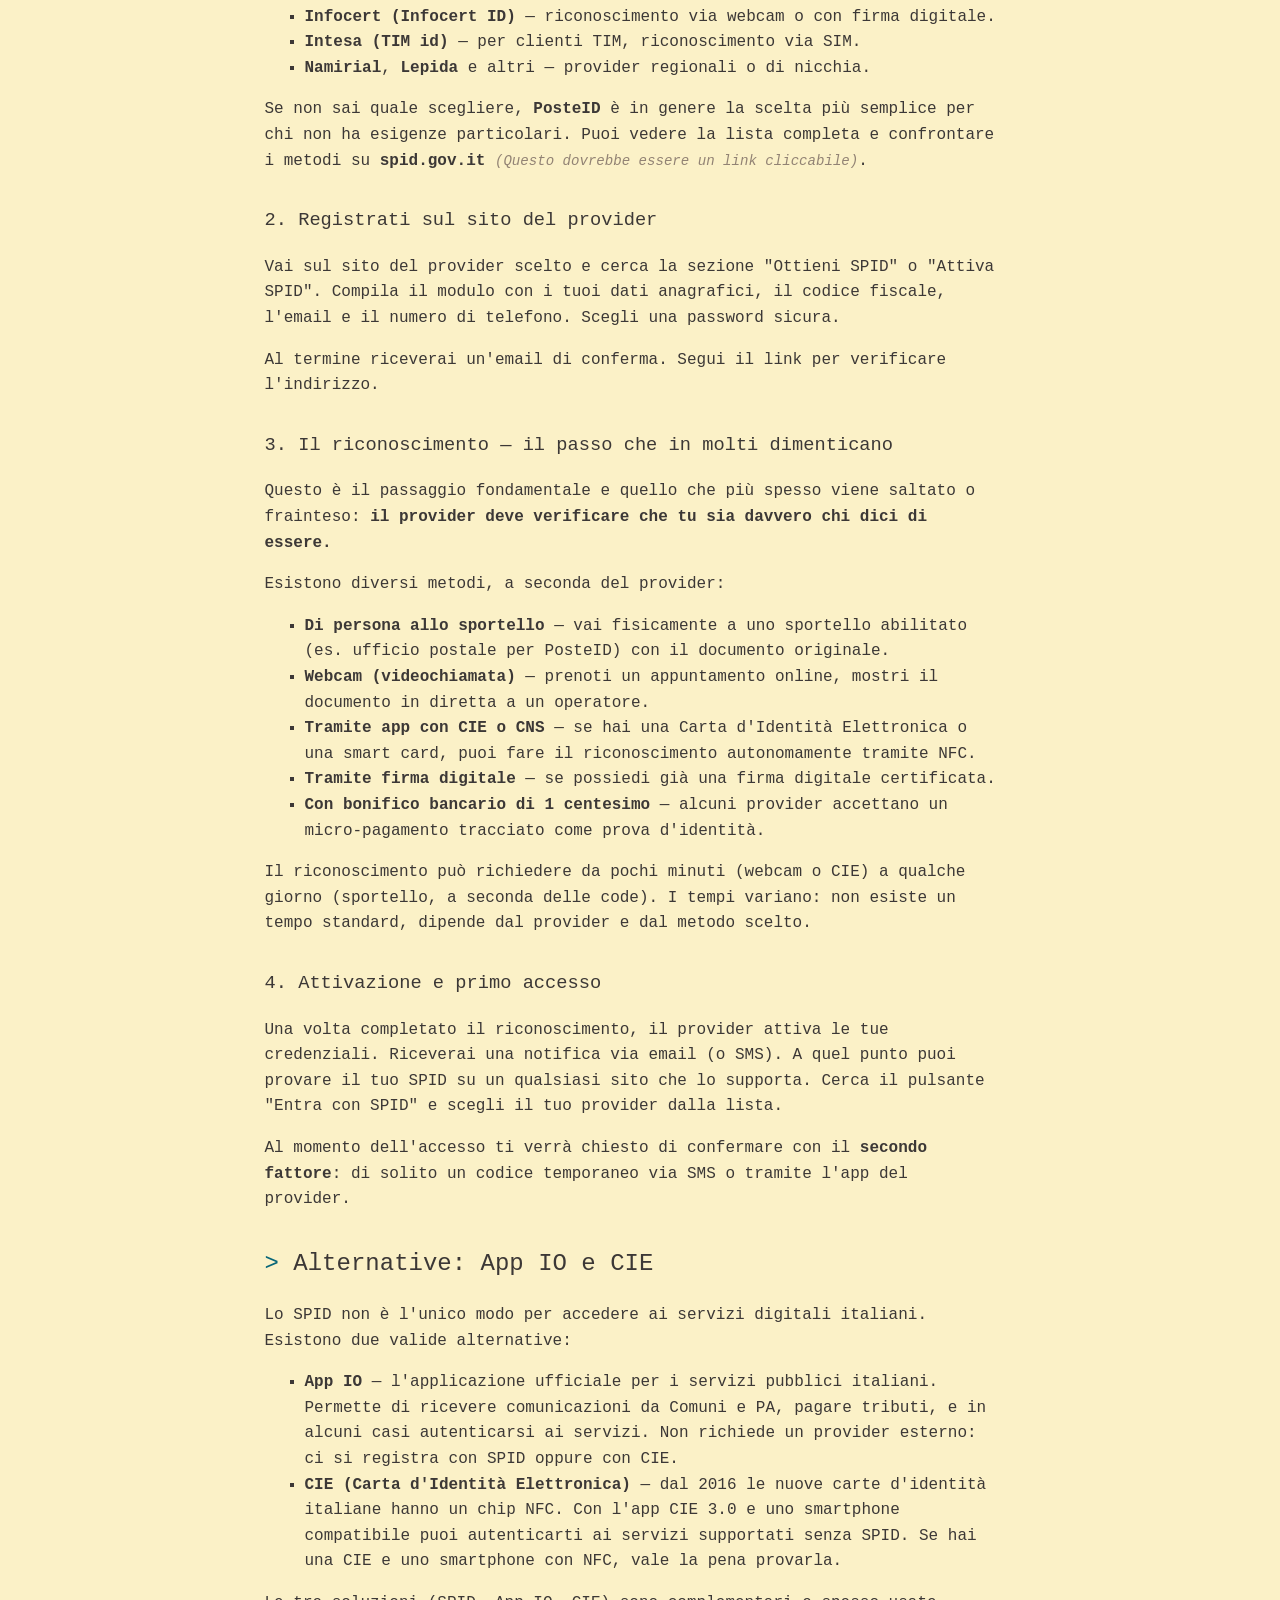
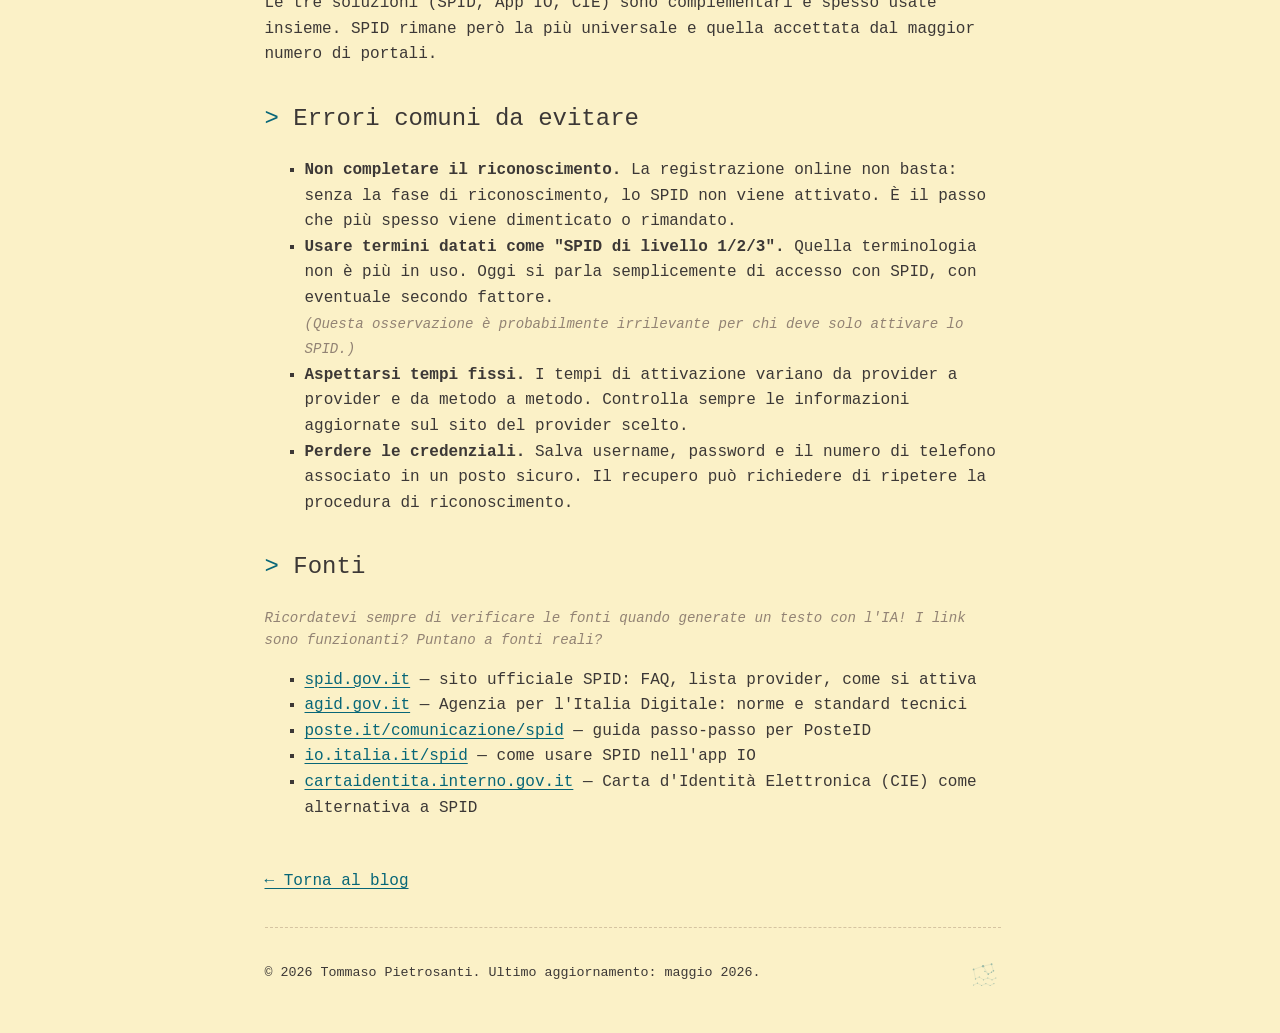
<file: posts/guida-spid.html>
<!DOCTYPE html>
<html lang="it">
<head>
    <meta charset="UTF-8">
    <meta name="viewport" content="width=device-width, initial-scale=1.0">
    <meta name="description" content="Cos'è lo SPID, a cosa serve e come si attiva passo per passo — documenti necessari, scelta del provider, fase di riconoscimento, e alternative come App IO e CIE.">
    <title>Come attivare lo SPID — Tommaso Pietrosanti</title>
    <link rel="icon" href="../images/aquarius.svg" type="image/svg+xml">
    <link rel="stylesheet" href="../style.css">
    <link rel="alternate" type="application/rss+xml" title="Tommaso Pietrosanti" href="../feed.xml">
</head>
<body>

    <div class="nav-container">
        <div class="snake">~/\_/\_/\_/(o.o)&gt;</div>

        <!-- Questo post esiste solo in italiano -->
        <div class="lang-switcher">
            <span class="lang-missing">en</span> /
            <span class="lang-current">it</span> /
            <span class="lang-missing">de</span>
        </div>

        <nav>
            [ <a href="../index.html">Home</a> ] &nbsp;
            [ <a href="../photos.html">Photos <span class="lang-tag">[en]</span></a> ] &nbsp;
            [ <a href="../poetry.html">Poetry <span class="lang-tag">[en]</span></a> ] &nbsp;
            [ <a href="../blog.html">Blog</a> ] &nbsp;
            [ <a href="../projects.html">Projects</a> ] &nbsp;
            [ <a href="mailto:saintstone.t@gmail.com">Contatti</a> ]
        </nav>
    </div>

    <main>
        <div class="post-header">
            <h1>Come attivare lo SPID <span class="lang-tag">[it]</span></h1>
            <p class="post-date">2026-05-22</p>
            <p class="note">(Guida realizzata per le lezioni Hands On sull'IA con Z-UP; in basso sono commentate in grigio alcune parti realizzate dall'IA)</p>
        </div>

        <div class="post-content">

            <h2>Cos'è lo SPID</h2>
            <p>Lo SPID — Sistema Pubblico di Identità Digitale — è il sistema italiano per accedere ai servizi online della pubblica amministrazione con un'unica identità digitale. In pratica, è un nome utente e una password (più un secondo fattore di verifica) che puoi usare su migliaia di siti istituzionali: INPS, Agenzia delle Entrate, fascicolo sanitario, portali comunali, e molto altro.</p>
            <p>Prima dello SPID ogni ente aveva le proprie credenziali. Ora basta una sola identità, riconosciuta dallo Stato.</p>

            <h2>A cosa serve</h2>
            <p>Con lo SPID puoi, tra le altre cose:</p>
            <ul>
                <li>consultare il cedolino pensionistico e i contributi su <strong>INPS</strong></li>
                <li>presentare la dichiarazione dei redditi su <strong>730 precompilato</strong></li>
                <li>accedere al <strong>fascicolo sanitario elettronico</strong> e alle prenotazioni CUP</li>
                <li>registrarti ai <strong>concorsi pubblici</strong> e presentare domande di borse di studio</li>
                <li>usare i portali di <strong>Comuni, Regioni e ministeri</strong></li>
                <li>accedere a <strong>bonus e sussidi</strong> (es. Bonus 18App, bandi regionali)</li>
            </ul>

            <h2>Cosa ti serve prima di cominciare</h2>
            <p>Tieni pronti questi documenti prima di avviare la registrazione:</p>
            <ul>
                <li><strong>Carta d'identità</strong> (o passaporto) in corso di validità</li>
                <li><strong>Codice fiscale</strong> (o tessera sanitaria, che lo riporta)</li>
                <li><strong>Numero di cellulare</strong> attivo a cui hai accesso</li>
                <li><strong>Indirizzo email</strong> valido e accessibile</li>
            </ul>
            <p>Alcuni provider potrebbero chiedere anche una foto o una scansione del documento. Tienili a portata di mano.</p>

            <h2>Come si attiva: i passi concreti</h2>

            <h3>1. Scegli il provider</h3>
            <p>Lo SPID non viene rilasciato direttamente dallo Stato, ma da soggetti privati autorizzati chiamati <strong>Identity Provider</strong>. Ognuno offre metodi di riconoscimento diversi e tempi diversi. I più usati sono:</p>
            <ul>
                <li><strong>Poste Italiane (PosteID)</strong> — riconoscimento allo sportello, via webcam, o tramite app. Molto diffuso, tempi generalmente brevi.</li>
                <li><strong>Aruba</strong> — riconoscimento via webcam o di persona. Adatto a chi ha già un account Aruba.</li>
                <li><strong>Infocert (Infocert ID)</strong> — riconoscimento via webcam o con firma digitale.</li>
                <li><strong>Intesa (TIM id)</strong> — per clienti TIM, riconoscimento via SIM.</li>
                <li><strong>Namirial</strong>, <strong>Lepida</strong> e altri — provider regionali o di nicchia.</li>
            </ul>
            <p>Se non sai quale scegliere, <strong>PosteID</strong> è in genere la scelta più semplice per chi non ha esigenze particolari. Puoi vedere la lista completa e confrontare i metodi su <strong>spid.gov.it</strong> <span class="note">(Questo dovrebbe essere un link cliccabile)</span>.</p>

            <h3>2. Registrati sul sito del provider</h3>
            <p>Vai sul sito del provider scelto e cerca la sezione "Ottieni SPID" o "Attiva SPID". Compila il modulo con i tuoi dati anagrafici, il codice fiscale, l'email e il numero di telefono. Scegli una password sicura.</p>
            <p>Al termine riceverai un'email di conferma. Segui il link per verificare l'indirizzo.</p>

            <h3>3. Il riconoscimento — il passo che in molti dimenticano</h3>
            <p>Questo è il passaggio fondamentale e quello che più spesso viene saltato o frainteso: <strong>il provider deve verificare che tu sia davvero chi dici di essere.</strong></p>
            <p>Esistono diversi metodi, a seconda del provider:</p>
            <ul>
                <li><strong>Di persona allo sportello</strong> — vai fisicamente a uno sportello abilitato (es. ufficio postale per PosteID) con il documento originale.</li>
                <li><strong>Webcam (videochiamata)</strong> — prenoti un appuntamento online, mostri il documento in diretta a un operatore.</li>
                <li><strong>Tramite app con CIE o CNS</strong> — se hai una Carta d'Identità Elettronica o una smart card, puoi fare il riconoscimento autonomamente tramite NFC.</li>
                <li><strong>Tramite firma digitale</strong> — se possiedi già una firma digitale certificata.</li>
                <li><strong>Con bonifico bancario di 1 centesimo</strong> — alcuni provider accettano un micro-pagamento tracciato come prova d'identità.</li>
            </ul>
            <p>Il riconoscimento può richiedere da pochi minuti (webcam o CIE) a qualche giorno (sportello, a seconda delle code). I tempi variano: non esiste un tempo standard, dipende dal provider e dal metodo scelto.</p>

            <h3>4. Attivazione e primo accesso</h3>
            <p>Una volta completato il riconoscimento, il provider attiva le tue credenziali. Riceverai una notifica via email (o SMS). A quel punto puoi provare il tuo SPID su un qualsiasi sito che lo supporta. Cerca il pulsante "Entra con SPID" e scegli il tuo provider dalla lista.</p>
            <p>Al momento dell'accesso ti verrà chiesto di confermare con il <strong>secondo fattore</strong>: di solito un codice temporaneo via SMS o tramite l'app del provider.</p>

            <h2>Alternative: App IO e CIE</h2>
            <p>Lo SPID non è l'unico modo per accedere ai servizi digitali italiani. Esistono due valide alternative:</p>
            <ul>
                <li><strong>App IO</strong> — l'applicazione ufficiale per i servizi pubblici italiani. Permette di ricevere comunicazioni da Comuni e PA, pagare tributi, e in alcuni casi autenticarsi ai servizi. Non richiede un provider esterno: ci si registra con SPID oppure con CIE.</li>
                <li><strong>CIE (Carta d'Identità Elettronica)</strong> — dal 2016 le nuove carte d'identità italiane hanno un chip NFC. Con l'app CIE 3.0 e uno smartphone compatibile puoi autenticarti ai servizi supportati senza SPID. Se hai una CIE e uno smartphone con NFC, vale la pena provarla.</li>
            </ul>
            <p>Le tre soluzioni (SPID, App IO, CIE) sono complementari e spesso usate insieme. SPID rimane però la più universale e quella accettata dal maggior numero di portali.</p>

            <h2>Errori comuni da evitare</h2>
            <ul>
                <li><strong>Non completare il riconoscimento.</strong> La registrazione online non basta: senza la fase di riconoscimento, lo SPID non viene attivato. È il passo che più spesso viene dimenticato o rimandato.</li>
                <li><strong>Usare termini datati come "SPID di livello 1/2/3".</strong> Quella terminologia non è più in uso. Oggi si parla semplicemente di accesso con SPID, con eventuale secondo fattore.<br><span class="note">(Questa osservazione è probabilmente irrilevante per chi deve solo attivare lo SPID.)</span></li>
                <li><strong>Aspettarsi tempi fissi.</strong> I tempi di attivazione variano da provider a provider e da metodo a metodo. Controlla sempre le informazioni aggiornate sul sito del provider scelto.</li>
                <li><strong>Perdere le credenziali.</strong> Salva username, password e il numero di telefono associato in un posto sicuro. Il recupero può richiedere di ripetere la procedura di riconoscimento.</li>
            </ul>

        </div>

        <h2>Fonti</h2>
        <p class="note">Ricordatevi sempre di verificare le fonti quando generate un testo con l'IA! I link sono funzionanti? Puntano a fonti reali?</p>
        <ul>
            <li><a href="https://www.spid.gov.it">spid.gov.it</a> — sito ufficiale SPID: FAQ, lista provider, come si attiva</li>
            <li><a href="https://www.agid.gov.it">agid.gov.it</a> — Agenzia per l'Italia Digitale: norme e standard tecnici</li>
            <li><a href="https://www.poste.it/comunicazione/spid.html">poste.it/comunicazione/spid</a> — guida passo-passo per PosteID</li>
            <li><a href="https://io.italia.it/spid">io.italia.it/spid</a> — come usare SPID nell'app IO</li>
            <li><a href="https://www.cartaidentita.interno.gov.it">cartaidentita.interno.gov.it</a> — Carta d'Identità Elettronica (CIE) come alternativa a SPID</li>
        </ul>

        <a class="back-link" href="../blog.html">&larr; Torna al blog</a>
    </main>

    <hr>
    <footer>
        <img src="../images/aquarius.svg" class="constellation-icon" alt="" aria-hidden="true">
        <p><small>&copy; 2026 Tommaso Pietrosanti. Ultimo aggiornamento: maggio 2026.</small></p>
    </footer>

</body>
</html>
</file>
<file: style.css>
/* =============================================================
   STYLE.CSS — shared styles for every page on this site
   Color palette: Gruvbox Light (https://github.com/morhetz/gruvbox)
   ============================================================= */


/* --- COLOR VARIABLES --------------------------------------- */
:root {
    --bg:       #fbf1c7;  /* page background: warm off-white  */
    --fg:       #3c3836;  /* main text: dark brown            */
    --link:     #076678;  /* links: teal/blue                 */
    --link-bg:  #3c3836;  /* link hover: inverted background  */
    --link-fg:  #fbf1c7;  /* link hover: inverted text        */
    --muted:    #d5c4a1;  /* borders, dividers: light tan     */
    --green:    #79740e;  /* blockquotes, dates: olive green  */
    --red:      #9d0006;  /* snake: dark red                  */
    --comment:  #928374;  /* editorial annotations: gruvbox gray */
}


/* --- BASE -------------------------------------------------- */
*, *::before, *::after {
    box-sizing: border-box;
}

/* Reserve scrollbar space so layout stays stable across pages with/without scroll */
html {
    scrollbar-gutter: stable;
    overflow-x: hidden; /* clamp horizontal bleed from background images on narrow viewports */
}

body {
    font-family: "Courier New", Courier, monospace;
    background-color: var(--bg);
    color: var(--fg);
    line-height: 1.6;
    max-width: 800px;   /* keeps lines readable; wider feels like a document */
    margin: 0 auto;     /* centers the content block on wide screens */
    padding: 2rem;
    font-size: 16px;
}


/* --- TYPOGRAPHY -------------------------------------------- */
h1, h2, h3 {
    font-weight: normal;  /* bold headings feel too "web 2.0" */
    margin-top: 2rem;
}

h1 {
    border-bottom: 2px dashed var(--fg);
    padding-bottom: 0.5rem;
}

/* ">" prefix on every h2 — like a terminal prompt */
h2::before {
    content: "> ";
    color: var(--link);
}

ul {
    list-style-type: square;  /* filled square bullets, more retro than circles */
}

blockquote {
    border-left: 4px solid var(--green);
    margin: 1.5rem 0;
    padding-left: 1rem;
    font-style: italic;
}


/* --- LINKS ------------------------------------------------- */
a {
    color: var(--link);
    text-decoration: underline;
    text-underline-offset: 3px;
}

/* Inverted block on hover — mimics a terminal text cursor */
a:hover {
    background-color: var(--link-bg);
    color: var(--link-fg);
    text-decoration: none;
}


/* --- DIVIDERS & FOOTER ------------------------------------ */
hr {
    border: 0;
    border-bottom: 1px dashed var(--muted);
    margin: 2rem 0;
}


/* --- ASCII ART --------------------------------------------- */
.ascii-art {
    white-space: pre;
    overflow-x: auto;
    font-size: 12px;
    line-height: 1.2;
    margin-bottom: 2rem;
}


/* --- NAVIGATION -------------------------------------------- */
nav {
    font-weight: bold;
    margin-bottom: 2rem;
}

.nav-container {
    position: relative;
    overflow: hidden;
    padding-top: 1.5rem;
}


/* --- SNAKE ANIMATION (pure CSS, zero JavaScript) ----------- */
.snake {
    position: absolute;
    top: 0;
    left: -100px;
    font-size: 14px;
    white-space: nowrap;
    color: var(--red);
    animation: slither 15s linear infinite;
}

@keyframes slither {
    0%   { transform: translateX(0); }
    100% { transform: translateX(calc(100vw + 200px)); }
}



/* --- PHOTOS PAGE ------------------------------------------- */
figure.photo {
    margin: 2.5rem 0;
}

figure.photo img {
    max-width: 100%;   /* never overflow the container */
    display: block;    /* removes the small gap below images */
    border: 2px solid var(--muted);
}

figure.photo figcaption {
    font-style: italic;
    font-size: 0.9rem;
    margin-top: 0.5rem;
    padding-left: 0.75rem;
    border-left: 3px solid var(--green);
}


/* --- BLOG INDEX PAGE --------------------------------------- */
.post-entry {
    margin: 2rem 0;
    padding-bottom: 2rem;
    border-bottom: 1px dashed var(--muted);
}

.post-entry:last-child {
    border-bottom: none;
}

.post-date {
    color: var(--green);
    font-size: 0.9rem;
    margin: 0 0 0.25rem;
}

.post-entry h3 {
    margin: 0 0 0.5rem;
    font-size: 1.1rem;
}


/* --- BLOG POST PAGE ---------------------------------------- */
.post-header {
    margin-bottom: 2rem;
}

.post-content p {
    margin: 1rem 0;
}

.back-link {
    display: inline-block;
    margin-top: 2rem;
}


/* --- POETRY PAGE ------------------------------------------- */
.poem {
    white-space: pre-wrap;
    line-height: 1.9;
    margin: 2rem 0;
}


/* --- LANGUAGE SWITCHER ------------------------------------- */
.lang-switcher {
    text-align: right;
    font-size: 0.8rem;
    margin-bottom: 0.25rem;
    letter-spacing: 0.05em;
}

.lang-current {
    font-weight: bold;
    color: var(--fg);
}

.lang-missing {
    color: var(--muted);
}

/* "[en]" inline label shown after a nav link that switches language */
.lang-tag {
    color: var(--muted);
    font-size: 0.75rem;
    font-weight: normal;
    margin-left: 0.1rem;
}


/* --- PAGE BACKGROUND IMAGES -------------------------------- */
main {
    position: relative;
    /* overflow: hidden removed — images are allowed to bleed left/right into the
       outer viewport margin on wide screens; html { overflow-x: hidden } clamps it. */
    isolation: isolate;
}

#intro {
    position: relative;
    overflow: hidden;
    isolation: isolate;
}

/* Decorative scattered background images — placed as direct children of <main>.
   Negative right/left values push them partly into the outer viewport margin on
   screens wider than 800 px. Per-image placement is set via inline style. */
.bg-scatter {
    position: absolute;
    height: auto;
    opacity: 0.22;
    filter: grayscale(100%);
    pointer-events: none;
    user-select: none;
    z-index: -1;
}

/* Legacy classes kept for any existing uses */
.biopic-bg,
.page-bg {
    position: absolute;
    height: auto;
    opacity: 0.15;
    filter: grayscale(100%);
    pointer-events: none;
    user-select: none;
    z-index: -1;
}

.page-bg--right {
    top: 12%;
    right: 0;
    width: 50%;
}

.page-bg--left {
    top: 12%;
    left: 0;
    width: 50%;
}


/* --- CONSTELLATION FOOTER ICON ----------------------------- */
.constellation-icon {
    float: right;
    width: 34px;
    height: 34px;
    opacity: 0.38;
    margin: 0 0 0.5rem 1rem;
}


/* --- BOOKSHELF --------------------------------------------- */
/* A horizontal row of small book cover images */
.bookshelf {
    display: flex;
    gap: 0.75rem;
    flex-wrap: wrap;
    margin: 1rem 0;
    align-items: flex-end;
}

.bookshelf img {
    height: 90px;
    width: auto;
    border: 1px solid var(--muted);
    display: block;
}


/* --- EDITORIAL ANNOTATIONS -------------------------------- */
.note {
    color: var(--comment);
    font-style: italic;
    font-size: 0.88rem;
}


/* --- RSS COPY POPUP ---------------------------------------- */
.rss-popup {
    position: fixed;
    bottom: 2rem;
    left: 50%;
    transform: translateX(-50%);
    background: var(--fg);
    color: var(--bg);
    padding: 0.4rem 1rem;
    border: 2px solid var(--fg);
    pointer-events: none;
    opacity: 0;
    transition: opacity 0.15s;
}

.rss-popup.visible {
    opacity: 1;
}
</file>
